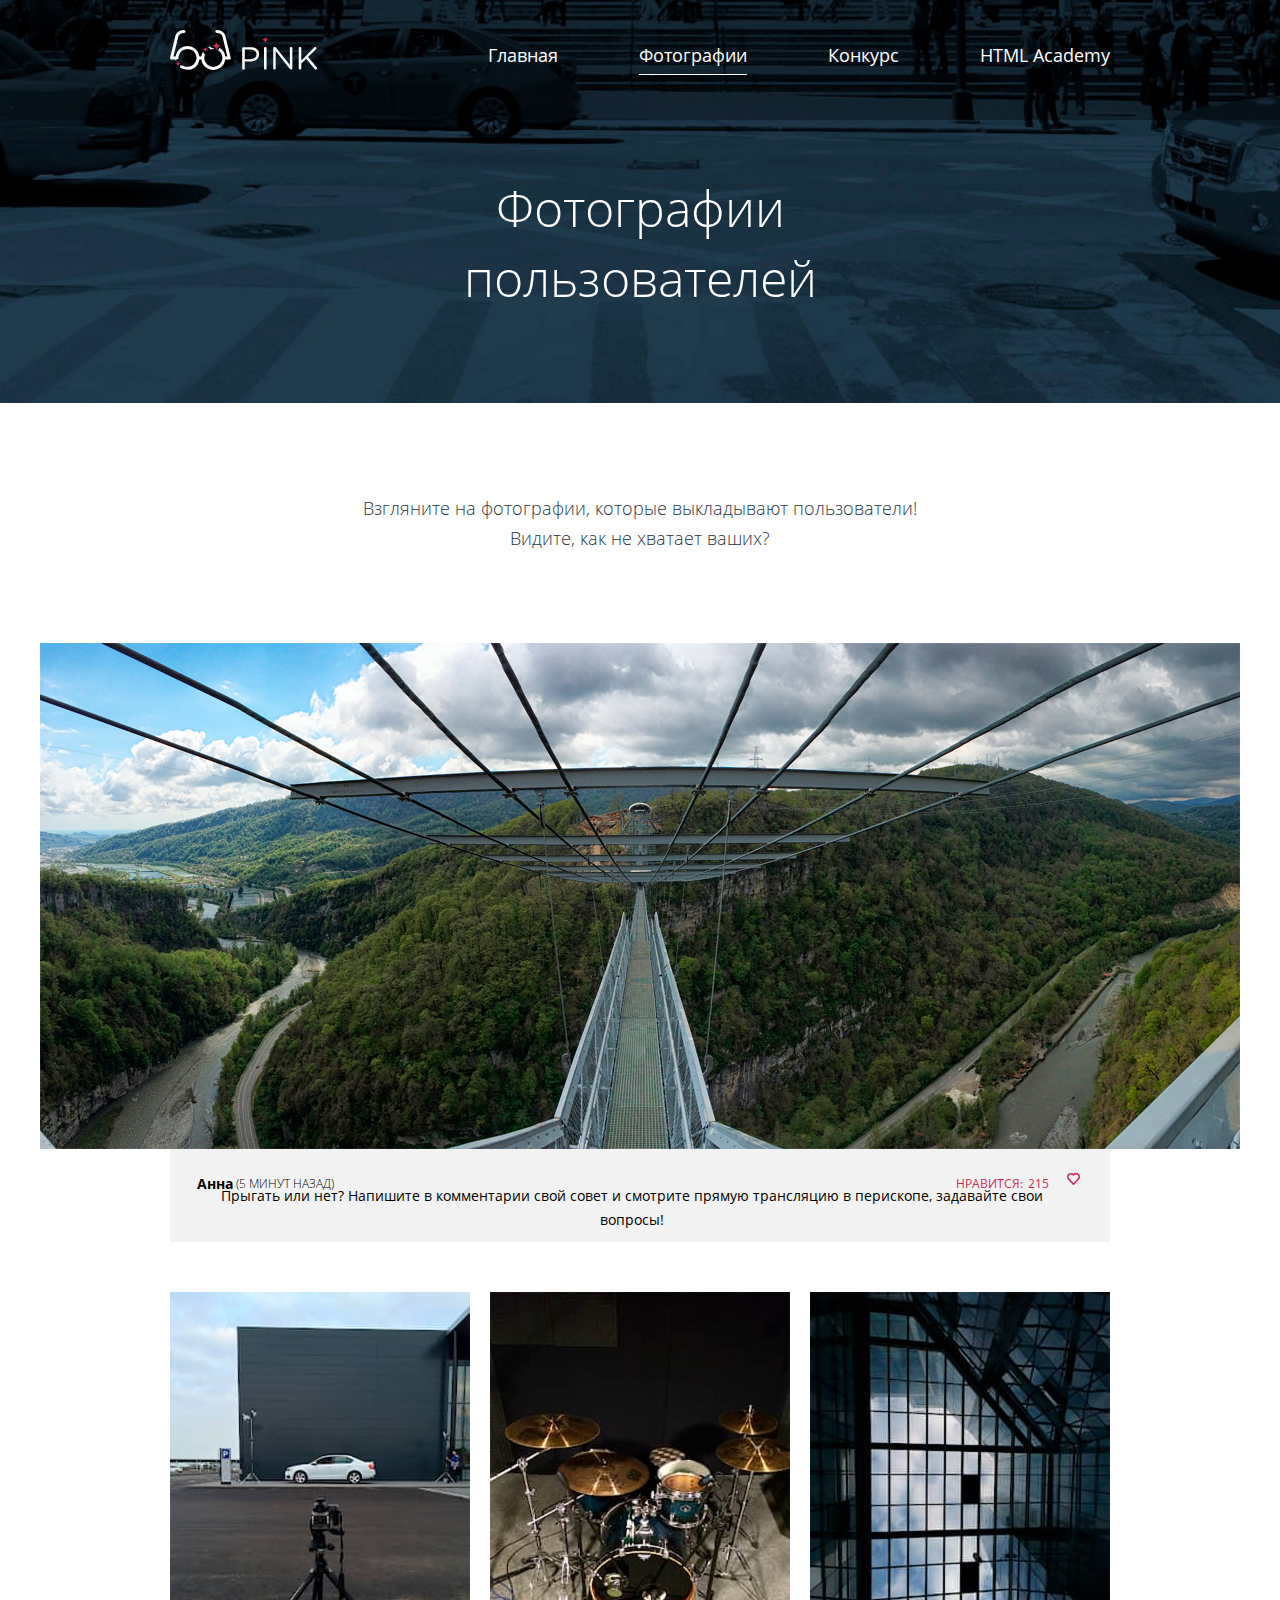
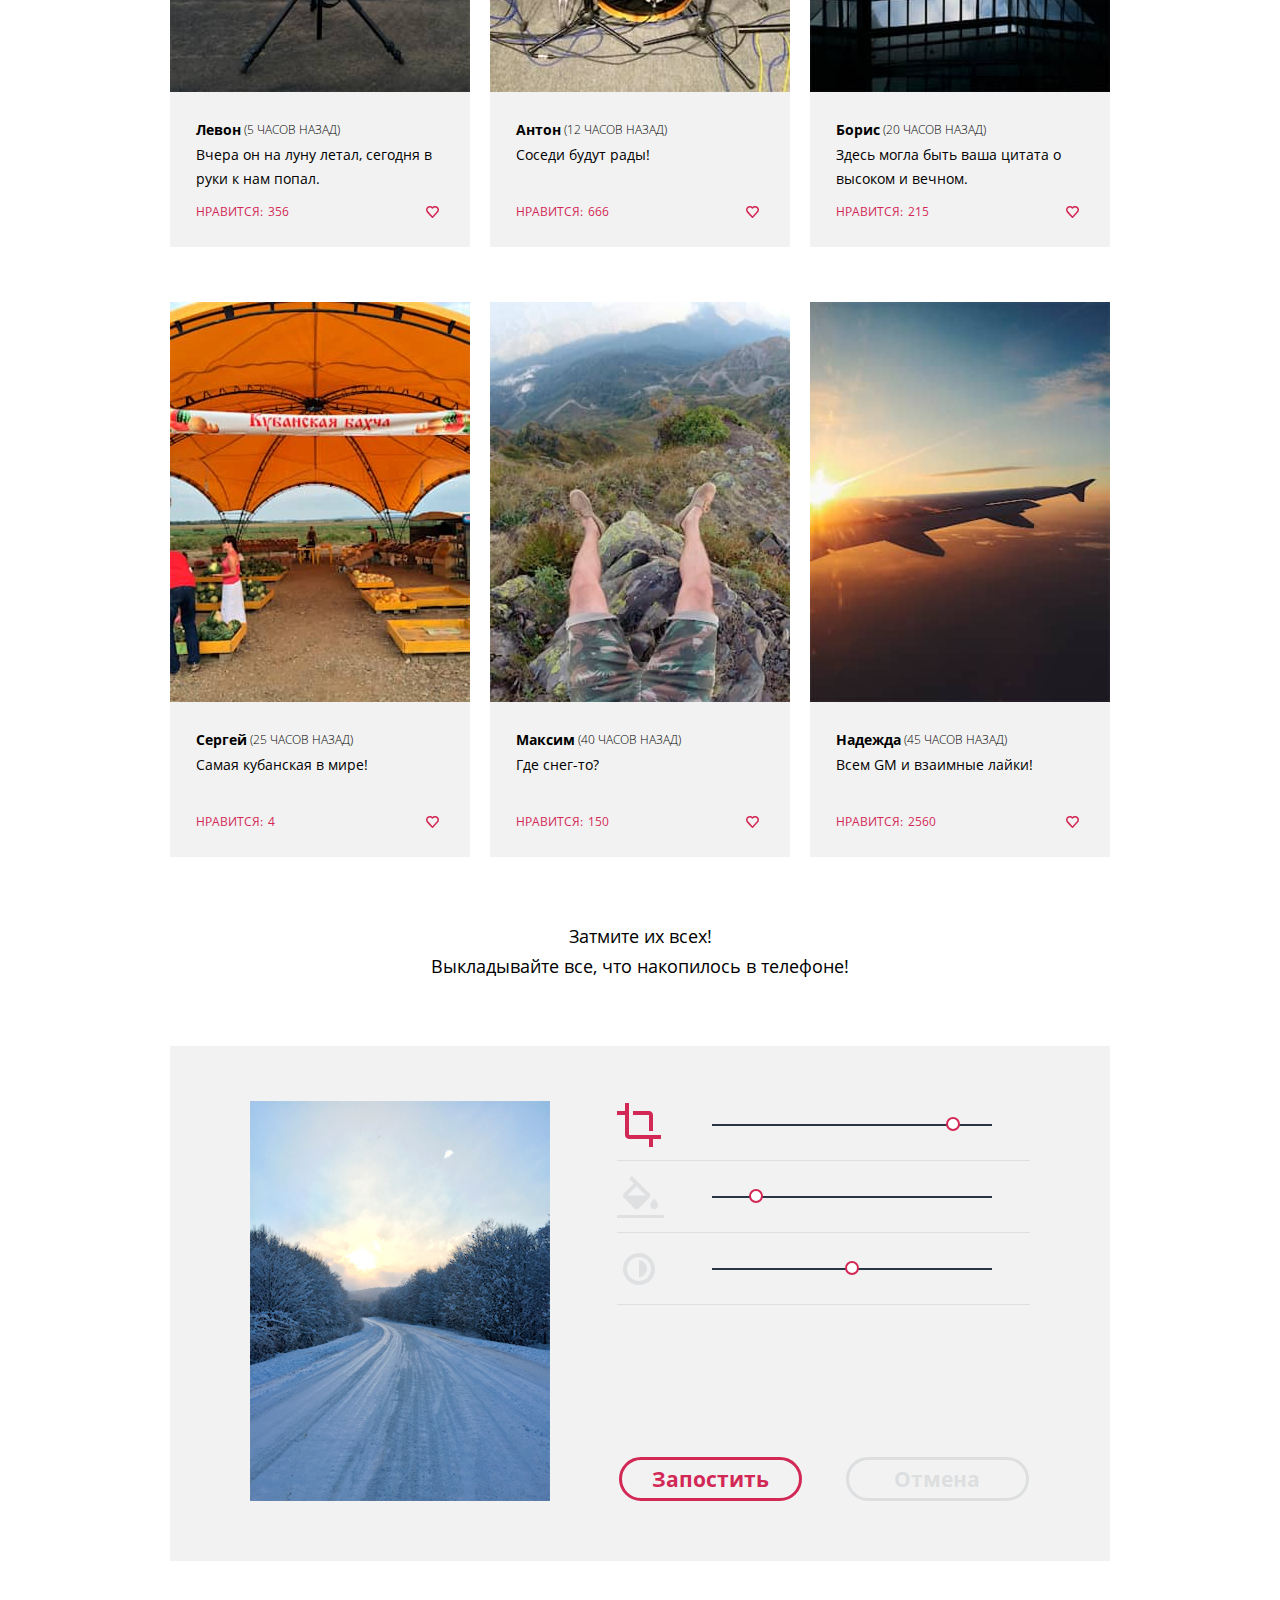
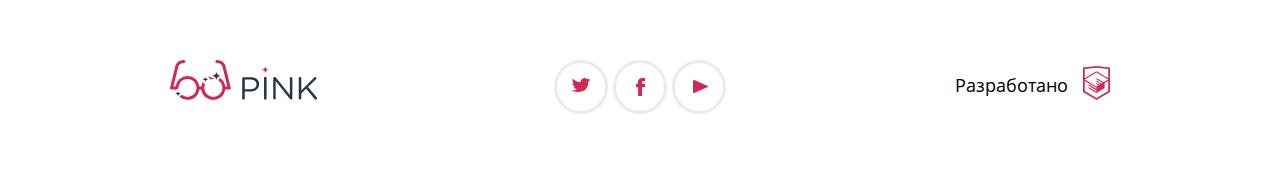
<file: catalog.html>
<!DOCTYPE html>
<html class="page" lang="ru">
  <head>
    <meta charset="utf-8" />
    <meta http-equiv="X-UA-Compatible" content="IE=edge" />
    <meta name="viewport" content="width=device-width, initial-scale=1.0" />
    <link rel="stylesheet" href="css/style.css" />
    <link rel="icon" type="image/png" href="img/favicon32.png" sizes="32x32" />
    <title>PINK</title>
  </head>
  <body class="page__body">
    <header class="page__header header header--collapsed">
      <div class="container header__content">
        <div class="header__logo logo">
          <a class="logo__link" href="">
            <svg
              class="logo__image logo__image--mobile"
              xmlns="http://www.w3.org/2000/svg"
              width="74"
              height="23"
              fill="none"
            >
              <path
                fill="#fff"
                d="M0 1.55A1.29 1.29 0 0 1 1.26.26h7.13c5.06 0 8.39 2.7 8.39 7.13v.06c0 4.85-4.04 7.36-8.8 7.36H2.53v6.8A1.28 1.28 0 0 1 1.27 23 1.27 1.27 0 0 1 0 21.61V1.55Zm8.07 10.97c3.7 0 6.14-2 6.14-4.99v-.06c0-3.2-2.4-4.87-5.96-4.87H2.6v9.88l5.48.04ZM21.6 1.39A1.28 1.28 0 0 1 22.85 0a1.27 1.27 0 0 1 1.27 1.39V21.6A1.28 1.28 0 0 1 22.86 23a1.27 1.27 0 0 1-1.27-1.39V1.4ZM30.67 1.42A1.28 1.28 0 0 1 31.93.17h.34a1.54 1.54 0 0 1 1.29.74l13.6 17.4V1.36A1.24 1.24 0 0 1 48.39.12a1.23 1.23 0 0 1 1.23 1.24v20.3a1.14 1.14 0 0 1-1.15 1.17h-.13a1.7 1.7 0 0 1-1.31-.78L33.12 4.25v17.4a1.26 1.26 0 0 1-1.2 1.25 1.23 1.23 0 0 1-1.2-1.25V1.42h-.05ZM55.94 1.39A1.28 1.28 0 0 1 57.2 0a1.27 1.27 0 0 1 1.26 1.39v12.3L71.23.54c.26-.27.62-.43 1-.45a1.27 1.27 0 0 1 1.21 1.26 1.29 1.29 0 0 1-.41.9l-7.95 7.9 8.57 10.52c.23.26.35.6.35.94a1.31 1.31 0 0 1-1.34 1.28 1.23 1.23 0 0 1-1-.58L63.3 11.86l-4.83 4.85v4.88a1.27 1.27 0 0 1-1.26 1.27 1.26 1.26 0 0 1-1.26-1.27V1.4h-.01Z"
              />
            </svg>
            <svg
              xmlns="http://www.w3.org/2000/svg"
              class="logo__image logo__image--tablet"
              width="145"
              height="40"
              fill="none"
            >
              <path
                fill="#fff"
                fill-rule="evenodd"
                d="m53.9 6.59 5.03 21.14a1.42 1.42 0 0 1-.75 1.72c-.2.09-.43.13-.65.11h-4.01a11.63 11.63 0 0 1-11.49 10.32c-5.92 0-10.8-4.5-11.49-10.32h-1.96A11.75 11.75 0 0 1 16.97 40c-6 0-10.94-4.57-11.61-10.47H1.45A1.36 1.36 0 0 1 .3 29a1.42 1.42 0 0 1-.24-1.27L5.1 6.6C5.46 4.26 7.64 0 13.5 0c.38 0 .76.16 1.03.44a1.5 1.5 0 0 1 0 2.1c-.27.27-.65.43-1.03.43-4.71 0-5.44 3.7-5.5 4.1L3.34 26.6h2.03a11.75 11.75 0 0 1 11.6-10.3c5.94 0 10.84 4.48 11.6 10.3h1.99a11.63 11.63 0 0 1 11.47-10.19c5.89 0 10.75 4.46 11.48 10.23v-.06h2.14L51 7.08c-.07-.41-.77-4.1-5.5-4.1-.39 0-.76-.17-1.03-.44a1.5 1.5 0 0 1 0-2.1c.27-.28.64-.44 1.03-.44 5.85 0 8.03 4.26 8.38 6.59ZM25.66 29.56a9.12 9.12 0 0 0-.02-2.97 8.85 8.85 0 0 0-8.68-7.38 8.85 8.85 0 0 0-8.82 8.94 8.85 8.85 0 0 0 8.81 8.94c4.4 0 8.04-3.26 8.71-7.53Zm24.94 0a8.75 8.75 0 0 0-8.58-10.23 8.75 8.75 0 0 0-8.58 10.23 8.73 8.73 0 0 0 8.58 7.4c4.33 0 7.91-3.2 8.58-7.4Z"
                clip-rule="evenodd"
              />
              <path
                fill="#fff"
                d="M71 18.55a1.29 1.29 0 0 1 1.26-1.29h7.13c5.06 0 8.39 2.7 8.39 7.13v.06c0 4.85-4.04 7.36-8.8 7.36h-5.44v6.8A1.28 1.28 0 0 1 72.27 40 1.27 1.27 0 0 1 71 38.61V18.55Zm8.07 10.97c3.7 0 6.14-2 6.14-4.99v-.06c0-3.2-2.4-4.87-5.96-4.87H73.6v9.88l5.48.04ZM92.6 18.39A1.28 1.28 0 0 1 93.85 17a1.27 1.27 0 0 1 1.27 1.39V38.6a1.28 1.28 0 0 1-1.26 1.4 1.27 1.27 0 0 1-1.27-1.39V18.4Zm9.07.03a1.28 1.28 0 0 1 1.26-1.25h.34a1.53 1.53 0 0 1 1.29.74l13.6 17.4V18.36a1.24 1.24 0 0 1 1.23-1.24 1.23 1.23 0 0 1 1.23 1.24v20.3a1.16 1.16 0 0 1-.32.83 1.13 1.13 0 0 1-.83.34h-.13a1.69 1.69 0 0 1-1.31-.78l-13.91-17.8v17.4a1.26 1.26 0 0 1-1.2 1.25 1.23 1.23 0 0 1-1.2-1.25V18.42h-.05Zm25.27-.03A1.28 1.28 0 0 1 128.2 17a1.27 1.27 0 0 1 1.26 1.39v12.3l12.76-13.14a1.5 1.5 0 0 1 1-.45 1.27 1.27 0 0 1 1.21 1.26 1.3 1.3 0 0 1-.41.9l-7.95 7.9 8.57 10.52c.23.26.35.6.35.94a1.33 1.33 0 0 1-.4.92 1.29 1.29 0 0 1-.94.36 1.23 1.23 0 0 1-1-.58l-8.36-10.46-4.83 4.85v4.88a1.28 1.28 0 0 1-.78 1.17 1.26 1.26 0 0 1-1.74-1.17V18.4h-.01Z"
              />
            </svg>
            <svg
              xmlns="http://www.w3.org/2000/svg"
              class="logo__image logo__image--desktop"
              width="147"
              height="40"
              fill="none"
            >
              <path
                fill="#fff"
                d="M72.2 18.42c0-.33.13-.65.36-.89.24-.23.56-.37.9-.38h7.21c5.11 0 8.48 2.68 8.48 7.06v.06c0 4.8-4.08 7.29-8.9 7.29h-5.5v6.73a1.24 1.24 0 0 1-.33.97 1.29 1.29 0 0 1-1.46.3 1.29 1.29 0 0 1-.7-.75 1.24 1.24 0 0 1-.07-.52V18.42Zm8.15 10.87c3.75 0 6.2-1.98 6.2-4.94v-.06c0-3.18-2.41-4.83-6.02-4.83H74.8v9.79l5.55.04Zm13.67-11.02a1.24 1.24 0 0 1 .33-.97 1.29 1.29 0 0 1 .95-.4 1.3 1.3 0 0 1 .95.4 1.26 1.26 0 0 1 .33.97v20.02a1.25 1.25 0 0 1-.33.97 1.28 1.28 0 0 1-.95.4 1.3 1.3 0 0 1-.95-.4 1.26 1.26 0 0 1-.33-.97V18.27Zm9.18.03c0-.33.14-.64.38-.87.23-.23.55-.36.88-.37h.36a1.58 1.58 0 0 1 1.3.73l13.74 17.23V18.24c0-.33.13-.64.37-.87a1.26 1.26 0 0 1 1.76 0c.23.23.36.54.36.87v20.1a1.09 1.09 0 0 1-.32.82 1.15 1.15 0 0 1-.84.34h-.13a1.74 1.74 0 0 1-1.33-.77l-14.06-17.64v17.24c0 .32-.13.62-.35.85-.23.23-.53.37-.86.39a1.3 1.3 0 0 1-.87-.37 1.21 1.21 0 0 1-.35-.87V18.3h-.04Zm25.54-.03a1.24 1.24 0 0 1 .33-.97 1.29 1.29 0 0 1 .95-.4 1.3 1.3 0 0 1 .95.4 1.25 1.25 0 0 1 .33.97v12.17l12.9-13a1.5 1.5 0 0 1 1-.45 1.28 1.28 0 0 1 1.24 1.25 1.26 1.26 0 0 1-.42.89l-8.04 7.82 8.67 10.42c.22.26.35.59.35.93a1.27 1.27 0 0 1-.41.91 1.32 1.32 0 0 1-.95.36 1.26 1.26 0 0 1-1-.58l-8.46-10.36-4.88 4.8v4.84a1.24 1.24 0 0 1-.79 1.16 1.3 1.3 0 0 1-1.66-.68c-.07-.15-.1-.31-.1-.48v-20h-.01Z"
              />
              <path
                fill="#D22856"
                d="M98.94 9.75c-.97 0-1.9-.38-2.57-1.05a3.55 3.55 0 0 1-1.08-2.53c0 .95-.38 1.86-1.06 2.53a3.67 3.67 0 0 1-2.57 1.05c.96 0 1.89.38 2.57 1.05a3.55 3.55 0 0 1 1.06 2.53c0-.95.4-1.86 1.07-2.53a3.69 3.69 0 0 1 2.58-1.05Z"
              />
              <path
                fill="#fff"
                d="M43.29 19.07h.73a2.47 2.47 0 0 0-2.14-1.22 2.03 2.03 0 0 1-1.9-1.33c-.72.2-1.42.48-2.1.8h.2a2 2 0 0 1 1.41.59c.38.37.6.87.6 1.4v.28a8.98 8.98 0 0 1 3.2-.52Z"
              />
              <path
                fill="#fff"
                d="M60.73 27.65 55.54 6.57C55.18 4.25 52.93 0 46.9 0c-.4 0-.78.16-1.06.43a1.47 1.47 0 0 0 0 2.1c.28.28.66.43 1.06.43 4.87 0 5.6 3.69 5.67 4.09l4.78 19.45h-2.1a11.72 11.72 0 0 0-5.32-8.41 2.5 2.5 0 0 0-1.54 2.27 2 2 0 0 1 0 .26 9.15 9.15 0 0 1 4.02 7.37c0 .5-.06 1-.14 1.48a8.85 8.85 0 0 1-3.05 5.4 9.13 9.13 0 0 1-11.77 0 8.85 8.85 0 0 1-3.05-5.4 9.03 9.03 0 0 1-.14-1.48 9.1 9.1 0 0 1 .95-3.95c-.5-.03-.98-.26-1.33-.62a1.96 1.96 0 0 1-.54-1.35.7.7 0 0 0-.19-.49 11.57 11.57 0 0 0-1.8 4.94H29.5a11.78 11.78 0 0 0-3.94-7.54 12.17 12.17 0 0 0-16.1 0 11.78 11.78 0 0 0-3.93 7.54H3.44l4.8-19.47c.05-.4.8-4.09 5.66-4.09.4 0 .78-.15 1.06-.43a1.47 1.47 0 0 0 0-2.1A1.52 1.52 0 0 0 13.9 0C7.87 0 5.62 4.25 5.26 6.57L.06 27.65A1.38 1.38 0 0 0 .3 28.9a1.42 1.42 0 0 0 1.2.53h4c.08.61.21 1.22.38 1.81.07-.1.1-.23.1-.35A2.03 2.03 0 0 1 8.5 29a8.84 8.84 0 0 1 .06-2.53 8.85 8.85 0 0 1 3.04-5.41 9.13 9.13 0 0 1 11.8 0 8.85 8.85 0 0 1 3.03 5.41 8.87 8.87 0 0 1-2.53 7.75 9.18 9.18 0 0 1-6.38 2.62 9.15 9.15 0 0 1-5.45-1.7c-.36.3-.83.47-1.3.48-.2 0-.4.08-.53.22a.73.73 0 0 0-.22.52c0 .27-.06.54-.18.8a12.09 12.09 0 0 0 7.64 2.7c2.95.01 5.8-1.04 8.02-2.95a11.79 11.79 0 0 0 4-7.44h1.82c.34 2.9 1.74 5.57 3.95 7.51a12.17 12.17 0 0 0 16.06 0 11.78 11.78 0 0 0 3.95-7.5h4.02a1.44 1.44 0 0 0 1.22-.54 1.38 1.38 0 0 0 .22-1.3Z"
              />
              <path
                fill="#D22856"
                d="M50.92 15.92a4.58 4.58 0 0 1-4.18-2.74 4.37 4.37 0 0 1-.34-1.7 4.4 4.4 0 0 1-1.33 3.14c-.84.83-2 1.3-3.19 1.3 1.2 0 2.35.47 3.2 1.3a4.42 4.42 0 0 1 1.32 3.14 4.44 4.44 0 0 1 4.52-4.44Zm-12.85 3.46c-.73 0-1.43-.28-1.95-.8a2.7 2.7 0 0 1-.8-1.91c0 .72-.3 1.4-.81 1.91-.52.51-1.22.8-1.95.8.73 0 1.43.29 1.95.8.51.5.8 1.2.8 1.9 0-.71.3-1.4.81-1.9.52-.51 1.22-.8 1.95-.8ZM10.79 33.64c-.73 0-1.43-.3-1.95-.8a2.7 2.7 0 0 1-.8-1.91 2.71 2.71 0 0 1-2.75 2.71c.73 0 1.43.3 1.95.8.51.5.8 1.2.8 1.92 0-.72.3-1.4.8-1.92.52-.5 1.22-.8 1.95-.8Z"
              />
            </svg>
          </a>
        </div>
        <nav class="header__nav navigation">
          <button class="navigation__toggle" type="button">
            <svg
              class="navigation__image"
              xmlns="http://www.w3.org/2000/svg"
              width="50"
              height="24"
              fill="none"
            >
              <path
                fill="#fff"
                d="M1.14 0C.99 0 .84.02.7.07S.43.2.33.3A.88.88 0 0 0 0 1v2c0 .27.12.52.33.7.22.2.5.3.8.3h47.73c.15 0 .3-.02.44-.07s.27-.12.37-.22A.88.88 0 0 0 50 3V1a.94.94 0 0 0-.33-.7c-.22-.2-.5-.3-.8-.3H1.13Zm0 10c-.15 0-.3.02-.44.07s-.27.12-.37.22A.88.88 0 0 0 0 11v2c0 .27.12.52.33.7.22.2.5.3.8.3h47.73c.15 0 .3-.02.44-.07s.27-.12.37-.22A.88.88 0 0 0 50 13v-2a.94.94 0 0 0-.33-.7c-.22-.2-.5-.3-.8-.3H1.13Zm0 10c-.15 0-.3.02-.44.07s-.27.12-.37.22A.88.88 0 0 0 0 21v2c0 .27.12.52.33.7.22.2.5.3.8.3h47.73c.15 0 .3-.02.44-.07s.27-.12.37-.22A.88.88 0 0 0 50 23v-2a.94.94 0 0 0-.33-.7c-.22-.2-.5-.3-.8-.3H1.13Z"
              />
            </svg>

            <span class="navigation__text visually-hidden">Открыть меню</span>
          </button>
        </nav>
      </div>
    </header>
    <header class="page__header header header--expanded">
      <ul class="navigation__list">
        <li class="navigation__item header__content">
          <div class="header__logo logo">
            <a class="logo__link" href="">
              <svg
                class="logo__image logo__image--mobile"
                xmlns="http://www.w3.org/2000/svg"
                width="74"
                height="23"
                fill="none"
              >
                <path
                  class="logo__image--fff"
                  fill="#fff"
                  d="M0 1.55A1.29 1.29 0 0 1 1.26.26h7.13c5.06 0 8.39 2.7 8.39 7.13v.06c0 4.85-4.04 7.36-8.8 7.36H2.53v6.8A1.28 1.28 0 0 1 1.27 23 1.27 1.27 0 0 1 0 21.61V1.55Zm8.07 10.97c3.7 0 6.14-2 6.14-4.99v-.06c0-3.2-2.4-4.87-5.96-4.87H2.6v9.88l5.48.04ZM21.6 1.39A1.28 1.28 0 0 1 22.85 0a1.27 1.27 0 0 1 1.27 1.39V21.6A1.28 1.28 0 0 1 22.86 23a1.27 1.27 0 0 1-1.27-1.39V1.4ZM30.67 1.42A1.28 1.28 0 0 1 31.93.17h.34a1.54 1.54 0 0 1 1.29.74l13.6 17.4V1.36A1.24 1.24 0 0 1 48.39.12a1.23 1.23 0 0 1 1.23 1.24v20.3a1.14 1.14 0 0 1-1.15 1.17h-.13a1.7 1.7 0 0 1-1.31-.78L33.12 4.25v17.4a1.26 1.26 0 0 1-1.2 1.25 1.23 1.23 0 0 1-1.2-1.25V1.42h-.05ZM55.94 1.39A1.28 1.28 0 0 1 57.2 0a1.27 1.27 0 0 1 1.26 1.39v12.3L71.23.54c.26-.27.62-.43 1-.45a1.27 1.27 0 0 1 1.21 1.26 1.29 1.29 0 0 1-.41.9l-7.95 7.9 8.57 10.52c.23.26.35.6.35.94a1.31 1.31 0 0 1-1.34 1.28 1.23 1.23 0 0 1-1-.58L63.3 11.86l-4.83 4.85v4.88a1.27 1.27 0 0 1-1.26 1.27 1.26 1.26 0 0 1-1.26-1.27V1.4h-.01Z"
                />
              </svg>
              <svg
                xmlns="http://www.w3.org/2000/svg"
                class="logo__image logo__image--tablet"
                width="145"
                height="40"
                fill="none"
              >
                <path
                  fill="#fff"
                  fill-rule="evenodd"
                  d="m53.9 6.59 5.03 21.14a1.42 1.42 0 0 1-.75 1.72c-.2.09-.43.13-.65.11h-4.01a11.63 11.63 0 0 1-11.49 10.32c-5.92 0-10.8-4.5-11.49-10.32h-1.96A11.75 11.75 0 0 1 16.97 40c-6 0-10.94-4.57-11.61-10.47H1.45A1.36 1.36 0 0 1 .3 29a1.42 1.42 0 0 1-.24-1.27L5.1 6.6C5.46 4.26 7.64 0 13.5 0c.38 0 .76.16 1.03.44a1.5 1.5 0 0 1 0 2.1c-.27.27-.65.43-1.03.43-4.71 0-5.44 3.7-5.5 4.1L3.34 26.6h2.03a11.75 11.75 0 0 1 11.6-10.3c5.94 0 10.84 4.48 11.6 10.3h1.99a11.63 11.63 0 0 1 11.47-10.19c5.89 0 10.75 4.46 11.48 10.23v-.06h2.14L51 7.08c-.07-.41-.77-4.1-5.5-4.1-.39 0-.76-.17-1.03-.44a1.5 1.5 0 0 1 0-2.1c.27-.28.64-.44 1.03-.44 5.85 0 8.03 4.26 8.38 6.59ZM25.66 29.56a9.12 9.12 0 0 0-.02-2.97 8.85 8.85 0 0 0-8.68-7.38 8.85 8.85 0 0 0-8.82 8.94 8.85 8.85 0 0 0 8.81 8.94c4.4 0 8.04-3.26 8.71-7.53Zm24.94 0a8.75 8.75 0 0 0-8.58-10.23 8.75 8.75 0 0 0-8.58 10.23 8.73 8.73 0 0 0 8.58 7.4c4.33 0 7.91-3.2 8.58-7.4Z"
                  clip-rule="evenodd"
                />
                <path
                  class="logo__image--fff"
                  fill="#fff"
                  d="M71 18.55a1.29 1.29 0 0 1 1.26-1.29h7.13c5.06 0 8.39 2.7 8.39 7.13v.06c0 4.85-4.04 7.36-8.8 7.36h-5.44v6.8A1.28 1.28 0 0 1 72.27 40 1.27 1.27 0 0 1 71 38.61V18.55Zm8.07 10.97c3.7 0 6.14-2 6.14-4.99v-.06c0-3.2-2.4-4.87-5.96-4.87H73.6v9.88l5.48.04ZM92.6 18.39A1.28 1.28 0 0 1 93.85 17a1.27 1.27 0 0 1 1.27 1.39V38.6a1.28 1.28 0 0 1-1.26 1.4 1.27 1.27 0 0 1-1.27-1.39V18.4Zm9.07.03a1.28 1.28 0 0 1 1.26-1.25h.34a1.53 1.53 0 0 1 1.29.74l13.6 17.4V18.36a1.24 1.24 0 0 1 1.23-1.24 1.23 1.23 0 0 1 1.23 1.24v20.3a1.16 1.16 0 0 1-.32.83 1.13 1.13 0 0 1-.83.34h-.13a1.69 1.69 0 0 1-1.31-.78l-13.91-17.8v17.4a1.26 1.26 0 0 1-1.2 1.25 1.23 1.23 0 0 1-1.2-1.25V18.42h-.05Zm25.27-.03A1.28 1.28 0 0 1 128.2 17a1.27 1.27 0 0 1 1.26 1.39v12.3l12.76-13.14a1.5 1.5 0 0 1 1-.45 1.27 1.27 0 0 1 1.21 1.26 1.3 1.3 0 0 1-.41.9l-7.95 7.9 8.57 10.52c.23.26.35.6.35.94a1.33 1.33 0 0 1-.4.92 1.29 1.29 0 0 1-.94.36 1.23 1.23 0 0 1-1-.58l-8.36-10.46-4.83 4.85v4.88a1.28 1.28 0 0 1-.78 1.17 1.26 1.26 0 0 1-1.74-1.17V18.4h-.01Z"
                />
              </svg>
              <svg
                xmlns="http://www.w3.org/2000/svg"
                class="logo__image logo__image--desktop"
                width="147"
                height="40"
                fill="none"
              >
                <path
                  class="logo__image--fff"
                  fill="#fff"
                  d="M72.2 18.42c0-.33.13-.65.36-.89.24-.23.56-.37.9-.38h7.21c5.11 0 8.48 2.68 8.48 7.06v.06c0 4.8-4.08 7.29-8.9 7.29h-5.5v6.73a1.24 1.24 0 0 1-.33.97 1.29 1.29 0 0 1-1.46.3 1.29 1.29 0 0 1-.7-.75 1.24 1.24 0 0 1-.07-.52V18.42Zm8.15 10.87c3.75 0 6.2-1.98 6.2-4.94v-.06c0-3.18-2.41-4.83-6.02-4.83H74.8v9.79l5.55.04Zm13.67-11.02a1.24 1.24 0 0 1 .33-.97 1.29 1.29 0 0 1 .95-.4 1.3 1.3 0 0 1 .95.4 1.26 1.26 0 0 1 .33.97v20.02a1.25 1.25 0 0 1-.33.97 1.28 1.28 0 0 1-.95.4 1.3 1.3 0 0 1-.95-.4 1.26 1.26 0 0 1-.33-.97V18.27Zm9.18.03c0-.33.14-.64.38-.87.23-.23.55-.36.88-.37h.36a1.58 1.58 0 0 1 1.3.73l13.74 17.23V18.24c0-.33.13-.64.37-.87a1.26 1.26 0 0 1 1.76 0c.23.23.36.54.36.87v20.1a1.09 1.09 0 0 1-.32.82 1.15 1.15 0 0 1-.84.34h-.13a1.74 1.74 0 0 1-1.33-.77l-14.06-17.64v17.24c0 .32-.13.62-.35.85-.23.23-.53.37-.86.39a1.3 1.3 0 0 1-.87-.37 1.21 1.21 0 0 1-.35-.87V18.3h-.04Zm25.54-.03a1.24 1.24 0 0 1 .33-.97 1.29 1.29 0 0 1 .95-.4 1.3 1.3 0 0 1 .95.4 1.25 1.25 0 0 1 .33.97v12.17l12.9-13a1.5 1.5 0 0 1 1-.45 1.28 1.28 0 0 1 1.24 1.25 1.26 1.26 0 0 1-.42.89l-8.04 7.82 8.67 10.42c.22.26.35.59.35.93a1.27 1.27 0 0 1-.41.91 1.32 1.32 0 0 1-.95.36 1.26 1.26 0 0 1-1-.58l-8.46-10.36-4.88 4.8v4.84a1.24 1.24 0 0 1-.79 1.16 1.3 1.3 0 0 1-1.66-.68c-.07-.15-.1-.31-.1-.48v-20h-.01Z"
                />
                <path
                  fill="#D22856"
                  d="M98.94 9.75c-.97 0-1.9-.38-2.57-1.05a3.55 3.55 0 0 1-1.08-2.53c0 .95-.38 1.86-1.06 2.53a3.67 3.67 0 0 1-2.57 1.05c.96 0 1.89.38 2.57 1.05a3.55 3.55 0 0 1 1.06 2.53c0-.95.4-1.86 1.07-2.53a3.69 3.69 0 0 1 2.58-1.05Z"
                />
                <path
                  class="logo__image--fff"
                  fill="#fff"
                  d="M43.29 19.07h.73a2.47 2.47 0 0 0-2.14-1.22 2.03 2.03 0 0 1-1.9-1.33c-.72.2-1.42.48-2.1.8h.2a2 2 0 0 1 1.41.59c.38.37.6.87.6 1.4v.28a8.98 8.98 0 0 1 3.2-.52Z"
                />
                <path
                  class="logo__image--fff"
                  fill="#fff"
                  d="M60.73 27.65 55.54 6.57C55.18 4.25 52.93 0 46.9 0c-.4 0-.78.16-1.06.43a1.47 1.47 0 0 0 0 2.1c.28.28.66.43 1.06.43 4.87 0 5.6 3.69 5.67 4.09l4.78 19.45h-2.1a11.72 11.72 0 0 0-5.32-8.41 2.5 2.5 0 0 0-1.54 2.27 2 2 0 0 1 0 .26 9.15 9.15 0 0 1 4.02 7.37c0 .5-.06 1-.14 1.48a8.85 8.85 0 0 1-3.05 5.4 9.13 9.13 0 0 1-11.77 0 8.85 8.85 0 0 1-3.05-5.4 9.03 9.03 0 0 1-.14-1.48 9.1 9.1 0 0 1 .95-3.95c-.5-.03-.98-.26-1.33-.62a1.96 1.96 0 0 1-.54-1.35.7.7 0 0 0-.19-.49 11.57 11.57 0 0 0-1.8 4.94H29.5a11.78 11.78 0 0 0-3.94-7.54 12.17 12.17 0 0 0-16.1 0 11.78 11.78 0 0 0-3.93 7.54H3.44l4.8-19.47c.05-.4.8-4.09 5.66-4.09.4 0 .78-.15 1.06-.43a1.47 1.47 0 0 0 0-2.1A1.52 1.52 0 0 0 13.9 0C7.87 0 5.62 4.25 5.26 6.57L.06 27.65A1.38 1.38 0 0 0 .3 28.9a1.42 1.42 0 0 0 1.2.53h4c.08.61.21 1.22.38 1.81.07-.1.1-.23.1-.35A2.03 2.03 0 0 1 8.5 29a8.84 8.84 0 0 1 .06-2.53 8.85 8.85 0 0 1 3.04-5.41 9.13 9.13 0 0 1 11.8 0 8.85 8.85 0 0 1 3.03 5.41 8.87 8.87 0 0 1-2.53 7.75 9.18 9.18 0 0 1-6.38 2.62 9.15 9.15 0 0 1-5.45-1.7c-.36.3-.83.47-1.3.48-.2 0-.4.08-.53.22a.73.73 0 0 0-.22.52c0 .27-.06.54-.18.8a12.09 12.09 0 0 0 7.64 2.7c2.95.01 5.8-1.04 8.02-2.95a11.79 11.79 0 0 0 4-7.44h1.82c.34 2.9 1.74 5.57 3.95 7.51a12.17 12.17 0 0 0 16.06 0 11.78 11.78 0 0 0 3.95-7.5h4.02a1.44 1.44 0 0 0 1.22-.54 1.38 1.38 0 0 0 .22-1.3Z"
                />
                <path
                  fill="#D22856"
                  d="M50.92 15.92a4.58 4.58 0 0 1-4.18-2.74 4.37 4.37 0 0 1-.34-1.7 4.4 4.4 0 0 1-1.33 3.14c-.84.83-2 1.3-3.19 1.3 1.2 0 2.35.47 3.2 1.3a4.42 4.42 0 0 1 1.32 3.14 4.44 4.44 0 0 1 4.52-4.44Zm-12.85 3.46c-.73 0-1.43-.28-1.95-.8a2.7 2.7 0 0 1-.8-1.91c0 .72-.3 1.4-.81 1.91-.52.51-1.22.8-1.95.8.73 0 1.43.29 1.95.8.51.5.8 1.2.8 1.9 0-.71.3-1.4.81-1.9.52-.51 1.22-.8 1.95-.8ZM10.79 33.64c-.73 0-1.43-.3-1.95-.8a2.7 2.7 0 0 1-.8-1.91 2.71 2.71 0 0 1-2.75 2.71c.73 0 1.43.3 1.95.8.51.5.8 1.2.8 1.92 0-.72.3-1.4.8-1.92.52-.5 1.22-.8 1.95-.8Z"
                />
              </svg>
            </a>
          </div>
          <button class="navigation__toggle" type="button">
            <svg
              class="navigation__image"
              xmlns="http://www.w3.org/2000/svg"
              width="23"
              height="23"
              fill="none"
            >
              <path fill="#fff" d="M20.85 0 0 20.85 2.15 23 23 2.15 20.85 0Z" />
              <path fill="#fff" d="M2.15 0 0 2.15 20.85 23 23 20.85 2.15 0Z" />
            </svg>
            <span class="navigation__text visually-hidden">Закрыть меню</span>
          </button>
        </li>
        <li class="navigation__item">
          <a href="index.html" class="navigation__link"> Главная </a>
        </li>
        <li class="navigation__item navigation__item--active">
          <a class="navigation__link">Фотографии</a>
        </li>
        <li class="navigation__item">
          <a href="form.html" class="navigation__link">Конкурс</a>
        </li>
        <li class="navigation__item">
          <a href="https://htmlacademy.ru/" class="navigation__link"
            >HTML Academy</a
          >
        </li>
      </ul>
    </header>
    <main class="page__main page__main--inner photos">
      <h1 class="main__title visually-hidden">Pink application</h1>
      <section class="photos__intro intro intro--inner">
        <div class="container">
          <h2
            class="section__title intro__title intro__title--inner intro__title--photos"
          >
            Фотографии <br />
            пользователей
          </h2>
        </div>
      </section>
      <section class="photos__posts gallery">
        <h2 class="section__title gallery__title">
          Взгляните на фотографии, которые выкладывают пользователи! Видите, как
          не хватает ваших?
        </h2>
        <div class="gallery__panorama panorama">
          <img
            src="img/panorama.jpg"
            width="1200"
            height="506"
            alt="Фотография подвесного моста."
            class="panorama__image"
          />

          <div class="panorama__textbox">
            <div class="panorama__release">
              <span class="card__author">Анна</span>
              <time datetime="PT5M" class="card__time">(5 минут назад)</time>
            </div>
            <div class="panorama__response">
              <p class="panorama__like">
                Нравится:
                <span class="panorama__like-counter"> 215 </span>
              </p>
            </div>

            <p class="panorama__text card__text">
              Прыгать или нет? Напишите в комментарии свой совет и смотрите
              прямую трансляцию в перископе, задавайте свои вопросы!
            </p>
          </div>
        </div>
        <div class="container">
          <ul class="gallery__list">
            <li class="gallery__item card">
              <img
                src="img/0002.jpg"
                width="300"
                height="400"
                alt="Фотография фотоаппарат на штативе."
                class="card__image"
              />
              <div class="card__textbox">
                <div class="card__content">
                  <div class="card__release">
                    <span class="card__author">Левон</span>
                    <time datetime="PT5H" class="card__time">
                      (5 часов назад)
                    </time>
                  </div>
                  <p class="card__text">
                    Вчера он на луну летал, сегодня в руки к нам попал.
                  </p>
                </div>
                <div class="card__response">
                  <p class="card__like">
                    Нравится: <span class="card__like-counter">356</span>
                  </p>
                </div>
              </div>
            </li>
            <li class="gallery__item card">
              <img
                src="img/0003.jpg"
                width="300"
                height="400"
                alt="Фотография ударной установки."
                class="card__image"
              />

              <div class="card__textbox">
                <div class="card__content">
                  <div class="card__release">
                    <span class="card__author">Антон</span>
                    <time datetime="PT12H" class="card__time">
                      (12 часов назад)
                    </time>
                  </div>
                  <p class="card__text">Соседи будут рады!</p>
                </div>
                <div class="card__response">
                  <p class="card__like">
                    Нравится: <span class="card__like-counter">666</span>
                  </p>
                </div>
              </div>
            </li>
            <li class="gallery__item card">
              <img
                src="img/0004.jpg"
                width="300"
                height="400"
                alt="Фотография отражения неба в стекле."
                class="card__image"
              />
              <div class="card__textbox">
                <div class="card__content">
                  <div class="card__release">
                    <span class="card__author">Борис</span>
                    <time datetime="PT20H" class="card__time">
                      (20 часов назад)
                    </time>
                  </div>
                  <p class="card__text">
                    Здесь могла быть ваша цитата о высоком и вечном.
                  </p>
                </div>
                <div class="card__response">
                  <p class="card__like">
                    Нравится: <span class="card__like-counter">215</span>
                  </p>
                </div>
              </div>
            </li>
            <li class="gallery__item card">
              <img
                src="img/0005.jpg"
                width="300"
                height="400"
                alt="Фотография кубанской ярмарки бахчевых."
                class="card__image"
              />
              <div class="card__textbox">
                <div class="card__content">
                  <div class="card__release">
                    <span class="card__author">Сергей</span>
                    <time datetime="PT25H" class="card__time">
                      (25 часов назад)
                    </time>
                  </div>
                  <p class="card__text">Самая кубанская в мире!</p>
                </div>
                <div class="card__response">
                  <p class="card__like">
                    Нравится: <span class="card__like-counter">4</span>
                  </p>
                </div>
              </div>
            </li>
            <li class="gallery__item card">
              <img
                src="img/0006.jpg"
                width="300"
                height="400"
                alt="Селфи человека, лежащего на вершине горы."
                class="card__image"
              />
              <div class="card__textbox">
                <div class="card__content">
                  <div class="card__release">
                    <span class="card__author">Максим</span>
                    <time datetime="PT40H" class="card__time">
                      (40 часов назад)
                    </time>
                  </div>
                  <p class="card__text">Где снег-то?</p>
                </div>
                <div class="card__response">
                  <p class="card__like">
                    Нравится: <span class="card__like-counter">150</span>
                  </p>
                </div>
              </div>
            </li>
            <li class="gallery__item card">
              <img
                src="img/0007.jpg"
                width="300"
                height="400"
                alt="Фотография крыла самолета из салона."
                class="card__image"
              />
              <div class="card__textbox">
                <div class="card__content">
                  <div class="card__release">
                    <span class="card__author">Надежда</span>
                    <time datetime="PT5H" class="card__time">
                      (45 часов назад)
                    </time>
                  </div>
                  <p class="card__text">Всем GM и взаимные лайки!</p>
                </div>
                <div class="card__response">
                  <p class="card__like">
                    Нравится: <span class="card__like-counter">2560</span>
                  </p>
                </div>
              </div>
            </li>
          </ul>
        </div>
      </section>
      <section class="photos__post post">
        <p class="post__appeal">
          Затмите их всех!<br />
          Выкладывайте все, что накопилось в телефоне!
        </p>
        <div class="post__box">
          <h2 class="visually-hidden">Отправьте свою фотографию</h2>

          <div class="post__body">
            <img
              src="img/post.jpg"
              alt="Фотография зимней дороги."
              class="post__photo"
              width="300"
              height="400"
            />
            <form class="post__options">
              <fieldset class="post__part post__settings">
                <label
                  for="crop"
                  class="post__set post__set--crop post__set--active"
                >
                  <svg
                    class="post__icon"
                    width="44"
                    height="44"
                    viewBox="0 0 44 44"
                    fill="none"
                    xmlns="http://www.w3.org/2000/svg"
                  >
                    <path
                      opacity="0.3"
                      d="M32 28H36V12C36 10.9391 35.5786 9.92172 34.8284 9.17157C34.0783 8.42143 33.0609 8 32 8H16V12H32V28ZM12 32V0H8V8H0V12H8V32C8 33.0609 8.42143 34.0783 9.17157 34.8284C9.92172 35.5786 10.9391 36 12 36H32V44H36V36H44V32H12Z"
                      fill="#283645"
                    />
                  </svg>
                  <span class="visually-hidden">Обрезать</span>
                  <input
                    class="post__line"
                    type="range"
                    min="0"
                    max="100"
                    name="crop"
                    id="crop"
                    value="88"
                  />
                </label>
                <label for="fill" class="post__set post__set--fill">
                  <svg
                    class="post__icon"
                    width="48"
                    height="43"
                    viewBox="0 0 48 43"
                    fill="none"
                    xmlns="http://www.w3.org/2000/svg"
                  >
                    <g opacity="0.3">
                      <path
                        d="M33.12 17.88L15.24 0L12.41 2.83L17.17 7.59L6.88 17.88C6.3182 18.4425 6.00264 19.205 6.00264 20C6.00264 20.795 6.3182 21.5575 6.88 22.12L17.88 33.12C18.4425 33.6818 19.205 33.9974 20 33.9974C20.795 33.9974 21.5575 33.6818 22.12 33.12L33.12 22.12C33.6818 21.5575 33.9974 20.795 33.9974 20C33.9974 19.205 33.6818 18.4425 33.12 17.88ZM10.41 20L20 10.42L29.59 20H10.41ZM38 23C38 23 34 27.33 34 30C34 31.0609 34.4214 32.0783 35.1716 32.8284C35.9217 33.5786 36.9391 34 38 34C39.0609 34 40.0783 33.5786 40.8284 32.8284C41.5786 32.0783 42 31.0609 42 30C42 27.33 38 23 38 23Z"
                        fill="#283645"
                      />
                      <path d="M48 40H0V43H48V40Z" fill="#283645" />
                    </g>
                  </svg>
                  <span class="visually-hidden">Заливка</span>
                  <input
                    class="post__line"
                    type="range"
                    min="0"
                    max="100"
                    name="fill"
                    id="fill"
                    value="14"
                  />
                </label>
                <label for="contrast" class="post__set post__set--contrast">
                  <svg
                    class="post__icon"
                    width="32"
                    height="32"
                    viewBox="0 0 32 32"
                    fill="none"
                    xmlns="http://www.w3.org/2000/svg"
                  >
                    <g opacity="0.3">
                      <path
                        d="M16 4C18.3734 4 20.6935 4.70379 22.6669 6.02236C24.6402 7.34094 26.1783 9.21509 27.0866 11.4078C27.9948 13.6005 28.2325 16.0133 27.7694 18.3411C27.3064 20.6689 26.1635 22.8071 24.4853 24.4853C22.8071 26.1635 20.6689 27.3064 18.3411 27.7694C16.0133 28.2324 13.6005 27.9948 11.4078 27.0866C9.21509 26.1783 7.34095 24.6402 6.02237 22.6668C4.70379 20.6935 4.00001 18.3734 4.00001 16C4.00001 12.8174 5.26429 9.76515 7.51473 7.51472C9.76516 5.26428 12.8174 4 16 4ZM16 0C12.8355 0 9.74207 0.938384 7.11088 2.69649C4.4797 4.45459 2.42894 6.95345 1.21793 9.87706C0.0069325 12.8007 -0.309921 16.0177 0.307443 19.1214C0.924806 22.2251 2.44866 25.0761 4.6863 27.3137C6.92394 29.5513 9.77487 31.0752 12.8786 31.6926C15.9823 32.3099 19.1993 31.9931 22.1229 30.7821C25.0466 29.5711 27.5454 27.5203 29.3035 24.8891C31.0616 22.2579 32 19.1645 32 16C32 11.7565 30.3143 7.68687 27.3137 4.68629C24.3131 1.68571 20.2435 0 16 0Z"
                        fill="#283645"
                      />
                      <path
                        d="M16 24.29C18.1536 24.1422 20.1708 23.1824 21.644 21.6046C23.1172 20.0268 23.9366 17.9486 23.9366 15.79C23.9366 13.6314 23.1172 11.5532 21.644 9.97538C20.1708 8.39759 18.1536 7.43782 16 7.29"
                        fill="#283645"
                      />
                    </g>
                  </svg>
                  <span class="visually-hidden">Изменить контрастность</span>
                  <input
                    class="post__line"
                    type="range"
                    min="0"
                    max="100"
                    name="contrast"
                    id="contrast"
                    value="50"
                  />
                </label>
              </fieldset>
              <fieldset class="post__part post__buttons">
                <div class="post__wrapper">
                  <button type="submit" class="button post__button post__post">
                    Запостить
                  </button>
                  <button type="reset" class="button post__button post__reset">
                    Отмена
                  </button>
                </div>
              </fieldset>
            </form>
          </div>
        </div>
      </section>
    </main>
    <footer class="page__footer footer">
      <div class="footer__logo logo">
        <a class="footer__link" href="index.html">
          <svg
            class="footer__image footer__image--mobile"
            xmlns="http://www.w3.org/2000/svg"
            width="145"
            height="40"
            fill="none"
          >
            <path
              class="footer__image--fff"
              fill="#283645"
              d="M71 18.55a1.29 1.29 0 0 1 1.26-1.29h7.13c5.06 0 8.39 2.7 8.39 7.13v.06c0 4.85-4.04 7.36-8.8 7.36h-5.44v6.8A1.28 1.28 0 0 1 72.27 40 1.27 1.27 0 0 1 71 38.61V18.55Zm8.07 10.97c3.7 0 6.14-2 6.14-4.99v-.06c0-3.2-2.4-4.87-5.96-4.87H73.6v9.88l5.48.04ZM92.6 18.39A1.28 1.28 0 0 1 93.85 17a1.27 1.27 0 0 1 1.27 1.39V38.6a1.28 1.28 0 0 1-1.26 1.4 1.27 1.27 0 0 1-1.27-1.39V18.4Zm9.07.03a1.28 1.28 0 0 1 1.26-1.25h.34a1.53 1.53 0 0 1 1.29.74l13.6 17.4V18.36a1.24 1.24 0 0 1 1.23-1.24 1.23 1.23 0 0 1 1.23 1.24v20.3a1.16 1.16 0 0 1-.32.83 1.13 1.13 0 0 1-.83.34h-.13a1.69 1.69 0 0 1-1.31-.78l-13.91-17.8v17.4a1.26 1.26 0 0 1-1.2 1.25 1.23 1.23 0 0 1-1.2-1.25V18.42h-.05Zm25.27-.03A1.28 1.28 0 0 1 128.2 17a1.27 1.27 0 0 1 1.26 1.39v12.3l12.76-13.14a1.5 1.5 0 0 1 1-.45 1.27 1.27 0 0 1 1.21 1.26 1.3 1.3 0 0 1-.41.9l-7.95 7.9 8.57 10.52c.23.26.35.6.35.94a1.33 1.33 0 0 1-.4.92 1.29 1.29 0 0 1-.94.36 1.23 1.23 0 0 1-1-.58l-8.36-10.46-4.83 4.85v4.88a1.28 1.28 0 0 1-.78 1.17 1.26 1.26 0 0 1-1.74-1.17V18.4h-.01Z"
            />
            <path
              fill="#D22856"
              fill-rule="evenodd"
              d="m53.9 6.59 5.03 21.14a1.42 1.42 0 0 1-.75 1.72c-.2.09-.43.13-.65.11h-4.01a11.63 11.63 0 0 1-11.49 10.32c-5.92 0-10.8-4.5-11.49-10.32h-1.96A11.75 11.75 0 0 1 16.97 40c-6 0-10.94-4.57-11.61-10.47H1.45A1.36 1.36 0 0 1 .3 29a1.42 1.42 0 0 1-.24-1.27L5.1 6.6C5.46 4.26 7.64 0 13.5 0c.38 0 .76.16 1.03.44a1.5 1.5 0 0 1 0 2.1c-.27.27-.65.43-1.03.43-4.71 0-5.44 3.7-5.5 4.1L3.34 26.6h2.03a11.75 11.75 0 0 1 11.6-10.3c5.94 0 10.84 4.48 11.6 10.3h1.99a11.63 11.63 0 0 1 11.47-10.19c5.89 0 10.75 4.46 11.48 10.23v-.06h2.14L51 7.08c-.07-.41-.77-4.1-5.5-4.1-.39 0-.76-.17-1.03-.44a1.5 1.5 0 0 1 0-2.1c.27-.28.64-.44 1.03-.44 5.85 0 8.03 4.26 8.38 6.59ZM25.66 29.56a9.12 9.12 0 0 0-.02-2.97 8.85 8.85 0 0 0-8.68-7.38 8.85 8.85 0 0 0-8.82 8.94 8.85 8.85 0 0 0 8.81 8.94c4.4 0 8.04-3.26 8.71-7.53Zm24.94 0a8.75 8.75 0 0 0-8.58-10.23 8.75 8.75 0 0 0-8.58 10.23 8.73 8.73 0 0 0 8.58 7.4c4.33 0 7.91-3.2 8.58-7.4Z"
              clip-rule="evenodd"
            />
          </svg>

          <svg
            class="footer__image footer__image--desktop"
            xmlns="http://www.w3.org/2000/svg"
            width="147"
            height="40"
            fill="none"
          >
            <path
              class="footer__image--283645"
              fill="#283645"
              d="M72.2 18.43c0-.34.13-.66.36-.9.24-.23.56-.37.9-.38h7.21c5.11 0 8.48 2.68 8.48 7.06v.06c0 4.8-4.08 7.29-8.9 7.29h-5.5v6.73a1.24 1.24 0 0 1-.33.97 1.29 1.29 0 0 1-1.46.3 1.29 1.29 0 0 1-.7-.75 1.24 1.24 0 0 1-.07-.52V18.43Zm8.15 10.86c3.75 0 6.2-1.98 6.2-4.94v-.06c0-3.18-2.41-4.83-6.02-4.83H74.8v9.79l5.55.04ZM94.02 18.27a1.24 1.24 0 0 1 .33-.97 1.29 1.29 0 0 1 1.47-.3 1.29 1.29 0 0 1 .7.75c.05.17.08.34.06.52v20.02a1.25 1.25 0 0 1-.33.97 1.29 1.29 0 0 1-.95.4 1.3 1.3 0 0 1-.95-.4 1.26 1.26 0 0 1-.33-.97V18.27ZM103.2 18.3c0-.33.14-.64.38-.87.23-.23.55-.36.88-.37h.36a1.58 1.58 0 0 1 1.3.73l13.74 17.23V18.24c0-.33.13-.64.37-.87a1.26 1.26 0 0 1 1.76 0c.23.23.36.54.36.87v20.1a1.09 1.09 0 0 1-.32.82 1.15 1.15 0 0 1-.84.34h-.13a1.74 1.74 0 0 1-1.33-.77l-14.06-17.64v17.24c0 .32-.13.62-.35.85-.23.23-.53.37-.86.38a1.21 1.21 0 0 1-1.22-1.23V18.3h-.04ZM128.74 18.27a1.26 1.26 0 0 1 1.28-1.38 1.3 1.3 0 0 1 .95.41 1.25 1.25 0 0 1 .33.97v12.17l12.9-13a1.5 1.5 0 0 1 1-.45c.33.02.64.15.87.38.23.23.36.54.37.87a1.24 1.24 0 0 1-.42.89l-8.04 7.82 8.67 10.42c.22.26.35.6.35.93a1.28 1.28 0 0 1-.85 1.18 1.23 1.23 0 0 1-1.51-.49l-8.45-10.36-4.89 4.8v4.84a1.22 1.22 0 0 1-.37.89 1.27 1.27 0 0 1-.9.37 1.3 1.3 0 0 1-1.18-.78c-.07-.15-.1-.31-.1-.48v-20h-.01Z"
            />
            <path
              fill="#D22856"
              d="M98.94 9.75c-.97 0-1.9-.38-2.57-1.05a3.55 3.55 0 0 1-1.08-2.53c0 .95-.38 1.86-1.06 2.53a3.67 3.67 0 0 1-2.57 1.05c.96 0 1.89.38 2.57 1.05a3.55 3.55 0 0 1 1.06 2.53c0-.95.4-1.86 1.07-2.53a3.69 3.69 0 0 1 2.58-1.05ZM43.29 19.07h.73a2.47 2.47 0 0 0-2.14-1.22 2.03 2.03 0 0 1-1.9-1.33c-.72.2-1.42.48-2.1.8h.2c.53 0 1.04.22 1.41.59.38.37.6.87.6 1.4v.28a8.97 8.97 0 0 1 3.2-.52Z"
            />
            <path
              fill="#D22856"
              d="M60.73 27.65 55.54 6.57C55.18 4.25 52.93 0 46.9 0c-.4 0-.78.16-1.06.43a1.47 1.47 0 0 0 0 2.1c.28.28.66.43 1.06.43 4.87 0 5.6 3.69 5.67 4.09l4.78 19.45h-2.1a11.72 11.72 0 0 0-5.32-8.41 2.5 2.5 0 0 0-1.54 2.27 2 2 0 0 1 0 .26 9.15 9.15 0 0 1 4.02 7.37c0 .5-.06 1-.14 1.48a8.85 8.85 0 0 1-3.05 5.4 9.13 9.13 0 0 1-11.77 0 8.85 8.85 0 0 1-3.05-5.4 9.03 9.03 0 0 1-.14-1.48 9.1 9.1 0 0 1 .95-3.95c-.5-.03-.98-.26-1.33-.62a1.96 1.96 0 0 1-.54-1.35.7.7 0 0 0-.19-.49 11.57 11.57 0 0 0-1.8 4.94H29.5a11.78 11.78 0 0 0-3.94-7.54 12.17 12.17 0 0 0-16.1 0 11.78 11.78 0 0 0-3.93 7.54H3.44l4.8-19.47c.05-.4.8-4.09 5.66-4.09.4 0 .78-.15 1.06-.43a1.47 1.47 0 0 0 0-2.1A1.52 1.52 0 0 0 13.9 0C7.87 0 5.62 4.25 5.26 6.57L.06 27.65A1.38 1.38 0 0 0 .3 28.9a1.42 1.42 0 0 0 1.2.53H5.5c.08.61.21 1.22.38 1.81.07-.1.1-.23.1-.35a2.03 2.03 0 0 1 2.5-1.92 8.54 8.54 0 0 1 .06-2.47 8.85 8.85 0 0 1 3.04-5.41 9.13 9.13 0 0 1 11.8 0 8.85 8.85 0 0 1 3.03 5.41 8.78 8.78 0 0 1-1.2 6.18 9.17 9.17 0 0 1-13.16 2.44c-.36.31-.82.48-1.3.49-.2 0-.4.08-.53.22a.73.73 0 0 0-.22.52c0 .27-.06.54-.18.8a12.09 12.09 0 0 0 7.64 2.7c2.95.01 5.8-1.04 8.02-2.95a11.79 11.79 0 0 0 4-7.44h1.82c.34 2.9 1.74 5.57 3.95 7.51a12.17 12.17 0 0 0 16.06 0 11.78 11.78 0 0 0 3.95-7.5h4.02a1.44 1.44 0 0 0 1.22-.54 1.38 1.38 0 0 0 .22-1.3Z"
            />
            <path
              fill="#283645"
              d="M50.92 15.92a4.58 4.58 0 0 1-3.2-1.3 4.43 4.43 0 0 1-1.32-3.14 4.4 4.4 0 0 1-1.33 3.14c-.84.83-2 1.3-3.19 1.3 1.2 0 2.35.47 3.2 1.3a4.42 4.42 0 0 1 1.32 3.14c0-1.18.48-2.3 1.32-3.14.85-.83 2-1.3 3.2-1.3ZM38.07 19.38c-.73 0-1.43-.28-1.95-.8a2.7 2.7 0 0 1-.8-1.91c0 .72-.3 1.4-.81 1.91-.52.51-1.22.8-1.95.8.73 0 1.43.29 1.95.8.51.5.8 1.2.8 1.9 0-.71.3-1.4.81-1.9.52-.51 1.22-.8 1.95-.8ZM10.79 33.64c-.73 0-1.43-.3-1.95-.8a2.7 2.7 0 0 1-.8-1.91c0 .71-.29 1.4-.8 1.91-.52.51-1.22.8-1.95.8.73 0 1.43.3 1.95.8.51.5.8 1.2.8 1.92 0-.72.3-1.4.8-1.92.52-.5 1.22-.8 1.95-.8Z"
            />
          </svg>
        </a>
      </div>
      <div class="footer__social social">
        <ul class="social__list">
          <li class="social__item">
            <a href="" class="social__link social__link--twitter">
              <svg
                class="social__image social__image--twitter"
                xmlns="http://www.w3.org/2000/svg"
                width="18"
                height="14"
                fill="none"
              >
                <path
                  fill="#D22856"
                  d="M11.56.17a3.67 3.67 0 0 1 2.11-.03c.69.2 1.3.59 1.72 1.12.72-.2 1.42-.44 2.14-.65-.01.32-.1.63-.26.91a2.2 2.2 0 0 1-.65.73A1.8 1.8 0 0 0 18 1.8a2.85 2.85 0 0 1-1.66 1.9C16.1 9.97 12.97 14.17 5.65 14h-.5C4.7 14 .73 13.56 0 12.23a7.28 7.28 0 0 0 4.98-1.09c-1.03-.29-2.85-.45-3.16-2.74.4.13.81.16 1.22.08C1.76 7.71.34 7.04.42 5c.4.3.9.47 1.42.44C1.1 5.2-.25 2.31.9.83c1.92 1.72 3.96 3.34 7.59 3.5C8.7 2.22 9.69.79 11.56.18Z"
                />
              </svg>
              <span class="visually-hidden">Twitter</span></a
            >
          </li>
          <li class="social__item">
            <a href="" class="social__link social__link--facebook">
              <svg
                class="social__image social__image--facebook"
                xmlns="http://www.w3.org/2000/svg"
                width="9"
                height="18"
                fill="none"
              >
                <path
                  fill="#D22856"
                  d="M6.5 3.2H9V0H6.02C2.76.17 1.6 2.27 2.08 5.82H0v3.33h2.08V18h3.94V9.15h2.96V5.82H6c-.02-1-.04-2.3.5-2.63Z"
                />
              </svg>
              <span class="visually-hidden">Facebook</span>
            </a>
          </li>
          <li class="social__item">
            <a href="" class="social__link social__link--youtube">
              <svg
                class="social__image social__image--youtube"
                xmlns="http://www.w3.org/2000/svg"
                width="15"
                height="13"
                fill="none"
              >
                <path
                  fill="#D22856"
                  d="M1.83 12.8a1.25 1.25 0 0 1-1.28.04 1.1 1.1 0 0 1-.44-.46.97.97 0 0 1-.1-.6V1.22c-.03-.2 0-.41.1-.6C.2.42.35.27.55.16a1.26 1.26 0 0 1 1.28.03l12.4 5.5c1.03.45 1.03 1.17 0 1.62l-12.4 5.5Z"
                />
              </svg>
              <span class="visually-hidden">YouTube</span>
            </a>
          </li>
        </ul>
      </div>
      <div class="footer__copyright copyright">
        <span class="copyright__text">Разработано</span>
        <a href="https://htmlacademy.ru/" class="copyright__link">
          <svg
            class="copyright__pic"
            viewBox="0 0 27 34"
            fill="none"
            xmlns="http://www.w3.org/2000/svg"
          >
            <path
              d="M13.6426 0.0157537L13.5 0L0 1.40733V26.0129L13.5 34L27 26.0129V1.40733L13.6426 0.0157537ZM25.2344 25.0151L13.5 31.9573L1.76561 25.0151V14.9293L13.4507 21.8451L13.4701 23.0984L5.45351 18.3548L5.44295 19.5801L13.4894 24.3885L13.5088 25.675L5.46408 20.9174L5.45351 22.1427L13.5 26.9511L21.6239 22.1182V20.8929V16.909L25.2432 14.7595L25.2344 25.0151ZM25.2344 13.4519L22.0147 15.3319L20.5325 16.2071L13.4666 12.0201L13.456 13.2454L19.4957 16.818L19.4429 16.8495L19.3126 16.9247L18.4536 17.4166L13.4666 14.4689L13.456 15.6942L17.3921 18.0222L16.4591 18.6314L16.438 18.6436L13.4666 16.902L13.456 18.1273L15.4029 19.2615L13.4155 20.4483L1.7973 13.5762L13.4349 6.61831L25.2344 13.4519ZM25.2344 12.2266L13.4401 5.31075L1.76561 12.2196V2.9897L13.5 1.76442L25.2344 2.9897V12.2266Z"
              fill="#D22856"
            />
          </svg>
        </a>
      </div>
    </footer>
  </body>
</html>
</file>
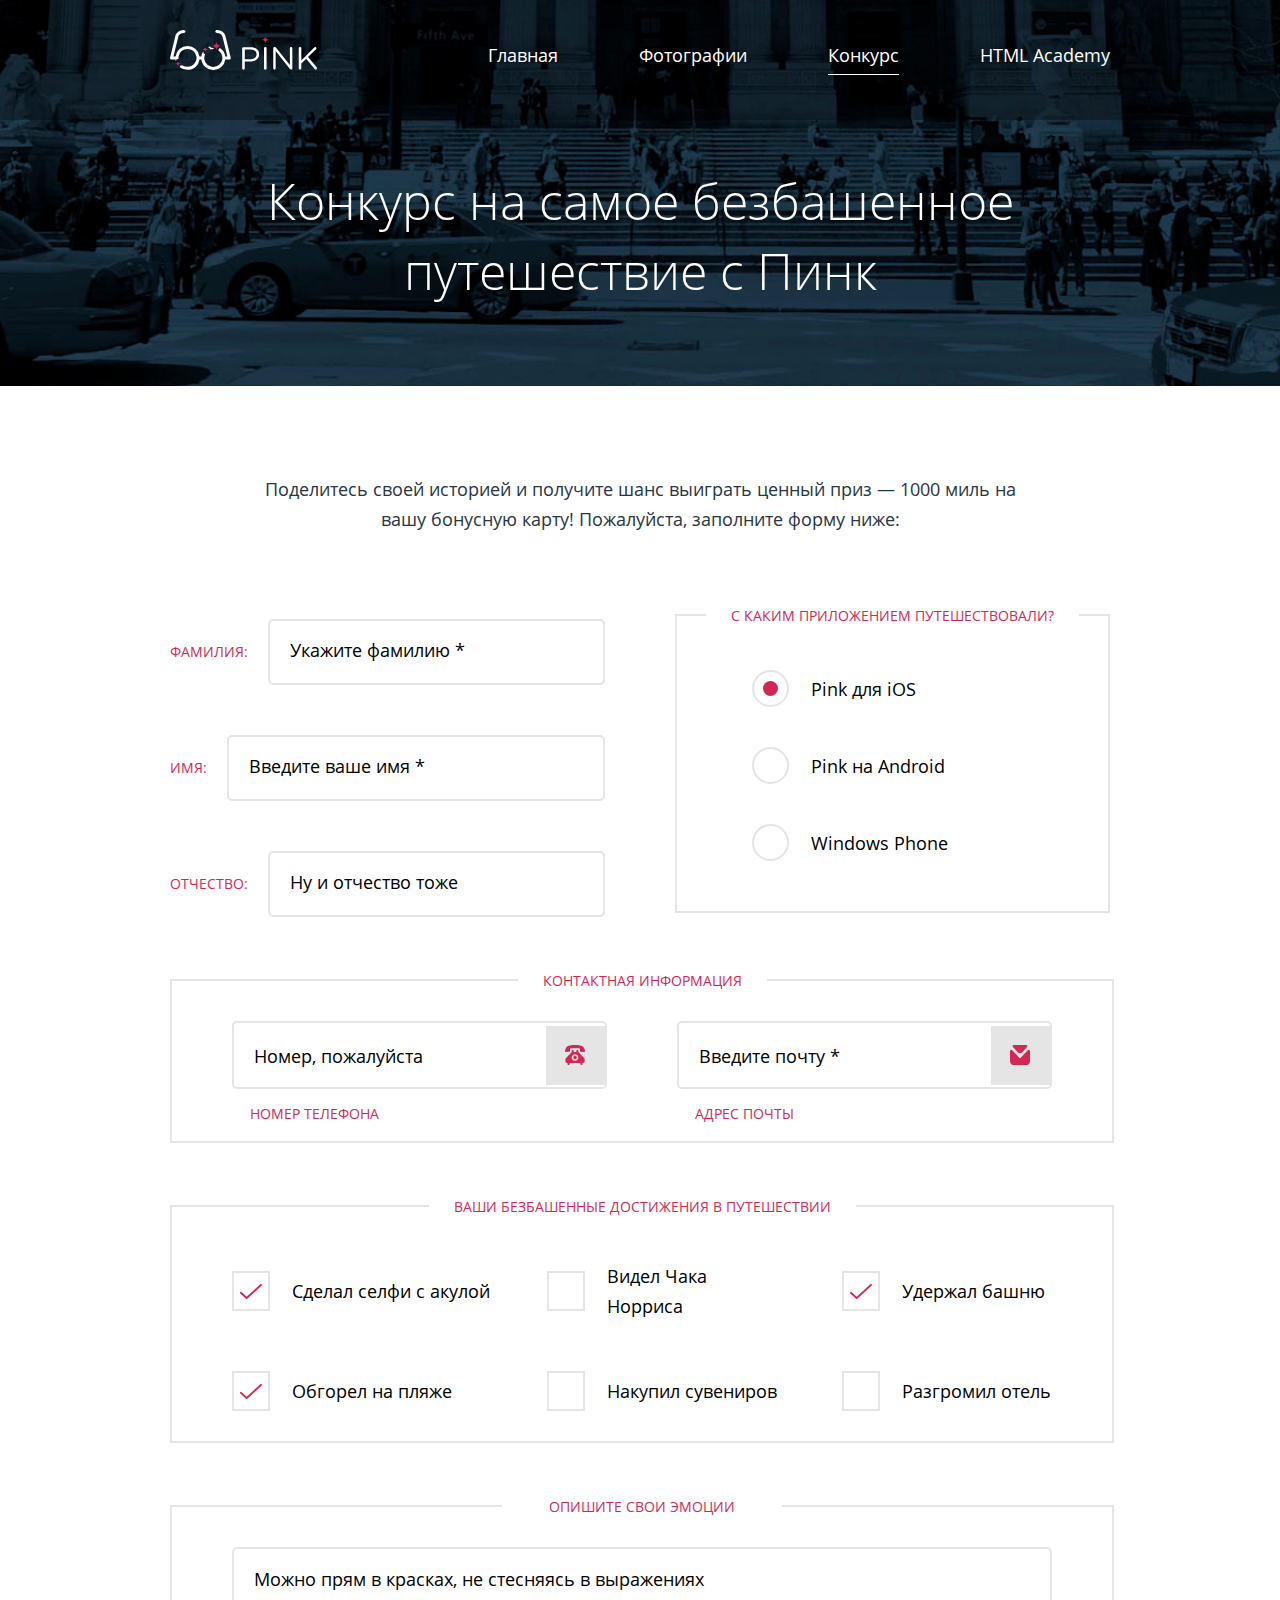
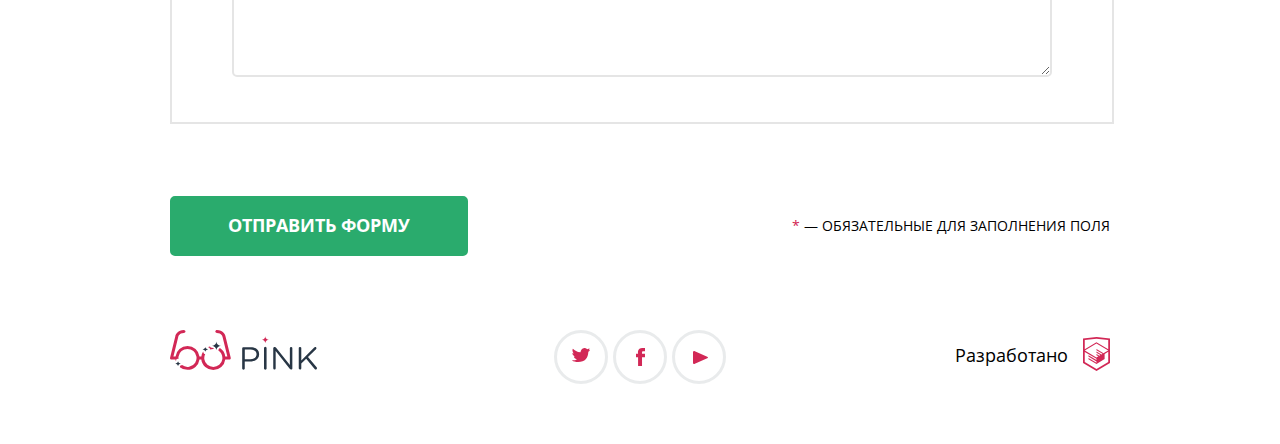
<file: form.html>
<!DOCTYPE html>
<html class="page" lang="ru">
  <head>
    <meta charset="utf-8" />
    <meta http-equiv="X-UA-Compatible" content="IE=edge" />
    <meta name="viewport" content="width=device-width, initial-scale=1.0" />
    <link rel="stylesheet" href="css/style.css" />
    <link rel="icon" type="image/png" href="img/favicon32.png" sizes="32x32" />
    <title>PINK</title>
  </head>
  <body class="page__body">
    <header class="page__header header header--collapsed">
      <div class="container header__content">
        <div class="header__logo logo">
          <a class="logo__link" href="">
            <svg
              class="logo__image logo__image--mobile"
              xmlns="http://www.w3.org/2000/svg"
              width="74"
              height="23"
              fill="none"
            >
              <path
                fill="#fff"
                d="M0 1.55A1.29 1.29 0 0 1 1.26.26h7.13c5.06 0 8.39 2.7 8.39 7.13v.06c0 4.85-4.04 7.36-8.8 7.36H2.53v6.8A1.28 1.28 0 0 1 1.27 23 1.27 1.27 0 0 1 0 21.61V1.55Zm8.07 10.97c3.7 0 6.14-2 6.14-4.99v-.06c0-3.2-2.4-4.87-5.96-4.87H2.6v9.88l5.48.04ZM21.6 1.39A1.28 1.28 0 0 1 22.85 0a1.27 1.27 0 0 1 1.27 1.39V21.6A1.28 1.28 0 0 1 22.86 23a1.27 1.27 0 0 1-1.27-1.39V1.4ZM30.67 1.42A1.28 1.28 0 0 1 31.93.17h.34a1.54 1.54 0 0 1 1.29.74l13.6 17.4V1.36A1.24 1.24 0 0 1 48.39.12a1.23 1.23 0 0 1 1.23 1.24v20.3a1.14 1.14 0 0 1-1.15 1.17h-.13a1.7 1.7 0 0 1-1.31-.78L33.12 4.25v17.4a1.26 1.26 0 0 1-1.2 1.25 1.23 1.23 0 0 1-1.2-1.25V1.42h-.05ZM55.94 1.39A1.28 1.28 0 0 1 57.2 0a1.27 1.27 0 0 1 1.26 1.39v12.3L71.23.54c.26-.27.62-.43 1-.45a1.27 1.27 0 0 1 1.21 1.26 1.29 1.29 0 0 1-.41.9l-7.95 7.9 8.57 10.52c.23.26.35.6.35.94a1.31 1.31 0 0 1-1.34 1.28 1.23 1.23 0 0 1-1-.58L63.3 11.86l-4.83 4.85v4.88a1.27 1.27 0 0 1-1.26 1.27 1.26 1.26 0 0 1-1.26-1.27V1.4h-.01Z"
              />
            </svg>
            <svg
              xmlns="http://www.w3.org/2000/svg"
              class="logo__image logo__image--tablet"
              width="145"
              height="40"
              fill="none"
            >
              <path
                fill="#fff"
                fill-rule="evenodd"
                d="m53.9 6.59 5.03 21.14a1.42 1.42 0 0 1-.75 1.72c-.2.09-.43.13-.65.11h-4.01a11.63 11.63 0 0 1-11.49 10.32c-5.92 0-10.8-4.5-11.49-10.32h-1.96A11.75 11.75 0 0 1 16.97 40c-6 0-10.94-4.57-11.61-10.47H1.45A1.36 1.36 0 0 1 .3 29a1.42 1.42 0 0 1-.24-1.27L5.1 6.6C5.46 4.26 7.64 0 13.5 0c.38 0 .76.16 1.03.44a1.5 1.5 0 0 1 0 2.1c-.27.27-.65.43-1.03.43-4.71 0-5.44 3.7-5.5 4.1L3.34 26.6h2.03a11.75 11.75 0 0 1 11.6-10.3c5.94 0 10.84 4.48 11.6 10.3h1.99a11.63 11.63 0 0 1 11.47-10.19c5.89 0 10.75 4.46 11.48 10.23v-.06h2.14L51 7.08c-.07-.41-.77-4.1-5.5-4.1-.39 0-.76-.17-1.03-.44a1.5 1.5 0 0 1 0-2.1c.27-.28.64-.44 1.03-.44 5.85 0 8.03 4.26 8.38 6.59ZM25.66 29.56a9.12 9.12 0 0 0-.02-2.97 8.85 8.85 0 0 0-8.68-7.38 8.85 8.85 0 0 0-8.82 8.94 8.85 8.85 0 0 0 8.81 8.94c4.4 0 8.04-3.26 8.71-7.53Zm24.94 0a8.75 8.75 0 0 0-8.58-10.23 8.75 8.75 0 0 0-8.58 10.23 8.73 8.73 0 0 0 8.58 7.4c4.33 0 7.91-3.2 8.58-7.4Z"
                clip-rule="evenodd"
              />
              <path
                fill="#fff"
                d="M71 18.55a1.29 1.29 0 0 1 1.26-1.29h7.13c5.06 0 8.39 2.7 8.39 7.13v.06c0 4.85-4.04 7.36-8.8 7.36h-5.44v6.8A1.28 1.28 0 0 1 72.27 40 1.27 1.27 0 0 1 71 38.61V18.55Zm8.07 10.97c3.7 0 6.14-2 6.14-4.99v-.06c0-3.2-2.4-4.87-5.96-4.87H73.6v9.88l5.48.04ZM92.6 18.39A1.28 1.28 0 0 1 93.85 17a1.27 1.27 0 0 1 1.27 1.39V38.6a1.28 1.28 0 0 1-1.26 1.4 1.27 1.27 0 0 1-1.27-1.39V18.4Zm9.07.03a1.28 1.28 0 0 1 1.26-1.25h.34a1.53 1.53 0 0 1 1.29.74l13.6 17.4V18.36a1.24 1.24 0 0 1 1.23-1.24 1.23 1.23 0 0 1 1.23 1.24v20.3a1.16 1.16 0 0 1-.32.83 1.13 1.13 0 0 1-.83.34h-.13a1.69 1.69 0 0 1-1.31-.78l-13.91-17.8v17.4a1.26 1.26 0 0 1-1.2 1.25 1.23 1.23 0 0 1-1.2-1.25V18.42h-.05Zm25.27-.03A1.28 1.28 0 0 1 128.2 17a1.27 1.27 0 0 1 1.26 1.39v12.3l12.76-13.14a1.5 1.5 0 0 1 1-.45 1.27 1.27 0 0 1 1.21 1.26 1.3 1.3 0 0 1-.41.9l-7.95 7.9 8.57 10.52c.23.26.35.6.35.94a1.33 1.33 0 0 1-.4.92 1.29 1.29 0 0 1-.94.36 1.23 1.23 0 0 1-1-.58l-8.36-10.46-4.83 4.85v4.88a1.28 1.28 0 0 1-.78 1.17 1.26 1.26 0 0 1-1.74-1.17V18.4h-.01Z"
              />
            </svg>
            <svg
              xmlns="http://www.w3.org/2000/svg"
              class="logo__image logo__image--desktop"
              width="147"
              height="40"
              fill="none"
            >
              <path
                fill="#fff"
                d="M72.2 18.42c0-.33.13-.65.36-.89.24-.23.56-.37.9-.38h7.21c5.11 0 8.48 2.68 8.48 7.06v.06c0 4.8-4.08 7.29-8.9 7.29h-5.5v6.73a1.24 1.24 0 0 1-.33.97 1.29 1.29 0 0 1-1.46.3 1.29 1.29 0 0 1-.7-.75 1.24 1.24 0 0 1-.07-.52V18.42Zm8.15 10.87c3.75 0 6.2-1.98 6.2-4.94v-.06c0-3.18-2.41-4.83-6.02-4.83H74.8v9.79l5.55.04Zm13.67-11.02a1.24 1.24 0 0 1 .33-.97 1.29 1.29 0 0 1 .95-.4 1.3 1.3 0 0 1 .95.4 1.26 1.26 0 0 1 .33.97v20.02a1.25 1.25 0 0 1-.33.97 1.28 1.28 0 0 1-.95.4 1.3 1.3 0 0 1-.95-.4 1.26 1.26 0 0 1-.33-.97V18.27Zm9.18.03c0-.33.14-.64.38-.87.23-.23.55-.36.88-.37h.36a1.58 1.58 0 0 1 1.3.73l13.74 17.23V18.24c0-.33.13-.64.37-.87a1.26 1.26 0 0 1 1.76 0c.23.23.36.54.36.87v20.1a1.09 1.09 0 0 1-.32.82 1.15 1.15 0 0 1-.84.34h-.13a1.74 1.74 0 0 1-1.33-.77l-14.06-17.64v17.24c0 .32-.13.62-.35.85-.23.23-.53.37-.86.39a1.3 1.3 0 0 1-.87-.37 1.21 1.21 0 0 1-.35-.87V18.3h-.04Zm25.54-.03a1.24 1.24 0 0 1 .33-.97 1.29 1.29 0 0 1 .95-.4 1.3 1.3 0 0 1 .95.4 1.25 1.25 0 0 1 .33.97v12.17l12.9-13a1.5 1.5 0 0 1 1-.45 1.28 1.28 0 0 1 1.24 1.25 1.26 1.26 0 0 1-.42.89l-8.04 7.82 8.67 10.42c.22.26.35.59.35.93a1.27 1.27 0 0 1-.41.91 1.32 1.32 0 0 1-.95.36 1.26 1.26 0 0 1-1-.58l-8.46-10.36-4.88 4.8v4.84a1.24 1.24 0 0 1-.79 1.16 1.3 1.3 0 0 1-1.66-.68c-.07-.15-.1-.31-.1-.48v-20h-.01Z"
              />
              <path
                fill="#D22856"
                d="M98.94 9.75c-.97 0-1.9-.38-2.57-1.05a3.55 3.55 0 0 1-1.08-2.53c0 .95-.38 1.86-1.06 2.53a3.67 3.67 0 0 1-2.57 1.05c.96 0 1.89.38 2.57 1.05a3.55 3.55 0 0 1 1.06 2.53c0-.95.4-1.86 1.07-2.53a3.69 3.69 0 0 1 2.58-1.05Z"
              />
              <path
                fill="#fff"
                d="M43.29 19.07h.73a2.47 2.47 0 0 0-2.14-1.22 2.03 2.03 0 0 1-1.9-1.33c-.72.2-1.42.48-2.1.8h.2a2 2 0 0 1 1.41.59c.38.37.6.87.6 1.4v.28a8.98 8.98 0 0 1 3.2-.52Z"
              />
              <path
                fill="#fff"
                d="M60.73 27.65 55.54 6.57C55.18 4.25 52.93 0 46.9 0c-.4 0-.78.16-1.06.43a1.47 1.47 0 0 0 0 2.1c.28.28.66.43 1.06.43 4.87 0 5.6 3.69 5.67 4.09l4.78 19.45h-2.1a11.72 11.72 0 0 0-5.32-8.41 2.5 2.5 0 0 0-1.54 2.27 2 2 0 0 1 0 .26 9.15 9.15 0 0 1 4.02 7.37c0 .5-.06 1-.14 1.48a8.85 8.85 0 0 1-3.05 5.4 9.13 9.13 0 0 1-11.77 0 8.85 8.85 0 0 1-3.05-5.4 9.03 9.03 0 0 1-.14-1.48 9.1 9.1 0 0 1 .95-3.95c-.5-.03-.98-.26-1.33-.62a1.96 1.96 0 0 1-.54-1.35.7.7 0 0 0-.19-.49 11.57 11.57 0 0 0-1.8 4.94H29.5a11.78 11.78 0 0 0-3.94-7.54 12.17 12.17 0 0 0-16.1 0 11.78 11.78 0 0 0-3.93 7.54H3.44l4.8-19.47c.05-.4.8-4.09 5.66-4.09.4 0 .78-.15 1.06-.43a1.47 1.47 0 0 0 0-2.1A1.52 1.52 0 0 0 13.9 0C7.87 0 5.62 4.25 5.26 6.57L.06 27.65A1.38 1.38 0 0 0 .3 28.9a1.42 1.42 0 0 0 1.2.53h4c.08.61.21 1.22.38 1.81.07-.1.1-.23.1-.35A2.03 2.03 0 0 1 8.5 29a8.84 8.84 0 0 1 .06-2.53 8.85 8.85 0 0 1 3.04-5.41 9.13 9.13 0 0 1 11.8 0 8.85 8.85 0 0 1 3.03 5.41 8.87 8.87 0 0 1-2.53 7.75 9.18 9.18 0 0 1-6.38 2.62 9.15 9.15 0 0 1-5.45-1.7c-.36.3-.83.47-1.3.48-.2 0-.4.08-.53.22a.73.73 0 0 0-.22.52c0 .27-.06.54-.18.8a12.09 12.09 0 0 0 7.64 2.7c2.95.01 5.8-1.04 8.02-2.95a11.79 11.79 0 0 0 4-7.44h1.82c.34 2.9 1.74 5.57 3.95 7.51a12.17 12.17 0 0 0 16.06 0 11.78 11.78 0 0 0 3.95-7.5h4.02a1.44 1.44 0 0 0 1.22-.54 1.38 1.38 0 0 0 .22-1.3Z"
              />
              <path
                fill="#D22856"
                d="M50.92 15.92a4.58 4.58 0 0 1-4.18-2.74 4.37 4.37 0 0 1-.34-1.7 4.4 4.4 0 0 1-1.33 3.14c-.84.83-2 1.3-3.19 1.3 1.2 0 2.35.47 3.2 1.3a4.42 4.42 0 0 1 1.32 3.14 4.44 4.44 0 0 1 4.52-4.44Zm-12.85 3.46c-.73 0-1.43-.28-1.95-.8a2.7 2.7 0 0 1-.8-1.91c0 .72-.3 1.4-.81 1.91-.52.51-1.22.8-1.95.8.73 0 1.43.29 1.95.8.51.5.8 1.2.8 1.9 0-.71.3-1.4.81-1.9.52-.51 1.22-.8 1.95-.8ZM10.79 33.64c-.73 0-1.43-.3-1.95-.8a2.7 2.7 0 0 1-.8-1.91 2.71 2.71 0 0 1-2.75 2.71c.73 0 1.43.3 1.95.8.51.5.8 1.2.8 1.92 0-.72.3-1.4.8-1.92.52-.5 1.22-.8 1.95-.8Z"
              />
            </svg>
          </a>
        </div>
        <nav class="header__nav navigation">
          <button class="navigation__toggle" type="button">
            <svg
              class="navigation__image"
              xmlns="http://www.w3.org/2000/svg"
              width="50"
              height="24"
              fill="none"
            >
              <path
                fill="#fff"
                d="M1.14 0C.99 0 .84.02.7.07S.43.2.33.3A.88.88 0 0 0 0 1v2c0 .27.12.52.33.7.22.2.5.3.8.3h47.73c.15 0 .3-.02.44-.07s.27-.12.37-.22A.88.88 0 0 0 50 3V1a.94.94 0 0 0-.33-.7c-.22-.2-.5-.3-.8-.3H1.13Zm0 10c-.15 0-.3.02-.44.07s-.27.12-.37.22A.88.88 0 0 0 0 11v2c0 .27.12.52.33.7.22.2.5.3.8.3h47.73c.15 0 .3-.02.44-.07s.27-.12.37-.22A.88.88 0 0 0 50 13v-2a.94.94 0 0 0-.33-.7c-.22-.2-.5-.3-.8-.3H1.13Zm0 10c-.15 0-.3.02-.44.07s-.27.12-.37.22A.88.88 0 0 0 0 21v2c0 .27.12.52.33.7.22.2.5.3.8.3h47.73c.15 0 .3-.02.44-.07s.27-.12.37-.22A.88.88 0 0 0 50 23v-2a.94.94 0 0 0-.33-.7c-.22-.2-.5-.3-.8-.3H1.13Z"
              />
            </svg>

            <span class="navigation__text visually-hidden">Открыть меню</span>
          </button>
        </nav>
      </div>
    </header>
    <header class="page__header header header--expanded">
      <ul class="navigation__list">
        <li class="navigation__item header__content">
          <div class="header__logo logo">
            <a class="logo__link" href="">
              <svg
                class="logo__image logo__image--mobile"
                xmlns="http://www.w3.org/2000/svg"
                width="74"
                height="23"
                fill="none"
              >
                <path
                  class="logo__image--fff"
                  fill="#fff"
                  d="M0 1.55A1.29 1.29 0 0 1 1.26.26h7.13c5.06 0 8.39 2.7 8.39 7.13v.06c0 4.85-4.04 7.36-8.8 7.36H2.53v6.8A1.28 1.28 0 0 1 1.27 23 1.27 1.27 0 0 1 0 21.61V1.55Zm8.07 10.97c3.7 0 6.14-2 6.14-4.99v-.06c0-3.2-2.4-4.87-5.96-4.87H2.6v9.88l5.48.04ZM21.6 1.39A1.28 1.28 0 0 1 22.85 0a1.27 1.27 0 0 1 1.27 1.39V21.6A1.28 1.28 0 0 1 22.86 23a1.27 1.27 0 0 1-1.27-1.39V1.4ZM30.67 1.42A1.28 1.28 0 0 1 31.93.17h.34a1.54 1.54 0 0 1 1.29.74l13.6 17.4V1.36A1.24 1.24 0 0 1 48.39.12a1.23 1.23 0 0 1 1.23 1.24v20.3a1.14 1.14 0 0 1-1.15 1.17h-.13a1.7 1.7 0 0 1-1.31-.78L33.12 4.25v17.4a1.26 1.26 0 0 1-1.2 1.25 1.23 1.23 0 0 1-1.2-1.25V1.42h-.05ZM55.94 1.39A1.28 1.28 0 0 1 57.2 0a1.27 1.27 0 0 1 1.26 1.39v12.3L71.23.54c.26-.27.62-.43 1-.45a1.27 1.27 0 0 1 1.21 1.26 1.29 1.29 0 0 1-.41.9l-7.95 7.9 8.57 10.52c.23.26.35.6.35.94a1.31 1.31 0 0 1-1.34 1.28 1.23 1.23 0 0 1-1-.58L63.3 11.86l-4.83 4.85v4.88a1.27 1.27 0 0 1-1.26 1.27 1.26 1.26 0 0 1-1.26-1.27V1.4h-.01Z"
                />
              </svg>
              <svg
                xmlns="http://www.w3.org/2000/svg"
                class="logo__image logo__image--tablet"
                width="145"
                height="40"
                fill="none"
              >
                <path
                  fill="#fff"
                  fill-rule="evenodd"
                  d="m53.9 6.59 5.03 21.14a1.42 1.42 0 0 1-.75 1.72c-.2.09-.43.13-.65.11h-4.01a11.63 11.63 0 0 1-11.49 10.32c-5.92 0-10.8-4.5-11.49-10.32h-1.96A11.75 11.75 0 0 1 16.97 40c-6 0-10.94-4.57-11.61-10.47H1.45A1.36 1.36 0 0 1 .3 29a1.42 1.42 0 0 1-.24-1.27L5.1 6.6C5.46 4.26 7.64 0 13.5 0c.38 0 .76.16 1.03.44a1.5 1.5 0 0 1 0 2.1c-.27.27-.65.43-1.03.43-4.71 0-5.44 3.7-5.5 4.1L3.34 26.6h2.03a11.75 11.75 0 0 1 11.6-10.3c5.94 0 10.84 4.48 11.6 10.3h1.99a11.63 11.63 0 0 1 11.47-10.19c5.89 0 10.75 4.46 11.48 10.23v-.06h2.14L51 7.08c-.07-.41-.77-4.1-5.5-4.1-.39 0-.76-.17-1.03-.44a1.5 1.5 0 0 1 0-2.1c.27-.28.64-.44 1.03-.44 5.85 0 8.03 4.26 8.38 6.59ZM25.66 29.56a9.12 9.12 0 0 0-.02-2.97 8.85 8.85 0 0 0-8.68-7.38 8.85 8.85 0 0 0-8.82 8.94 8.85 8.85 0 0 0 8.81 8.94c4.4 0 8.04-3.26 8.71-7.53Zm24.94 0a8.75 8.75 0 0 0-8.58-10.23 8.75 8.75 0 0 0-8.58 10.23 8.73 8.73 0 0 0 8.58 7.4c4.33 0 7.91-3.2 8.58-7.4Z"
                  clip-rule="evenodd"
                />
                <path
                  class="logo__image--fff"
                  fill="#fff"
                  d="M71 18.55a1.29 1.29 0 0 1 1.26-1.29h7.13c5.06 0 8.39 2.7 8.39 7.13v.06c0 4.85-4.04 7.36-8.8 7.36h-5.44v6.8A1.28 1.28 0 0 1 72.27 40 1.27 1.27 0 0 1 71 38.61V18.55Zm8.07 10.97c3.7 0 6.14-2 6.14-4.99v-.06c0-3.2-2.4-4.87-5.96-4.87H73.6v9.88l5.48.04ZM92.6 18.39A1.28 1.28 0 0 1 93.85 17a1.27 1.27 0 0 1 1.27 1.39V38.6a1.28 1.28 0 0 1-1.26 1.4 1.27 1.27 0 0 1-1.27-1.39V18.4Zm9.07.03a1.28 1.28 0 0 1 1.26-1.25h.34a1.53 1.53 0 0 1 1.29.74l13.6 17.4V18.36a1.24 1.24 0 0 1 1.23-1.24 1.23 1.23 0 0 1 1.23 1.24v20.3a1.16 1.16 0 0 1-.32.83 1.13 1.13 0 0 1-.83.34h-.13a1.69 1.69 0 0 1-1.31-.78l-13.91-17.8v17.4a1.26 1.26 0 0 1-1.2 1.25 1.23 1.23 0 0 1-1.2-1.25V18.42h-.05Zm25.27-.03A1.28 1.28 0 0 1 128.2 17a1.27 1.27 0 0 1 1.26 1.39v12.3l12.76-13.14a1.5 1.5 0 0 1 1-.45 1.27 1.27 0 0 1 1.21 1.26 1.3 1.3 0 0 1-.41.9l-7.95 7.9 8.57 10.52c.23.26.35.6.35.94a1.33 1.33 0 0 1-.4.92 1.29 1.29 0 0 1-.94.36 1.23 1.23 0 0 1-1-.58l-8.36-10.46-4.83 4.85v4.88a1.28 1.28 0 0 1-.78 1.17 1.26 1.26 0 0 1-1.74-1.17V18.4h-.01Z"
                />
              </svg>
              <svg
                xmlns="http://www.w3.org/2000/svg"
                class="logo__image logo__image--desktop"
                width="147"
                height="40"
                fill="none"
              >
                <path
                  class="logo__image--fff"
                  fill="#fff"
                  d="M72.2 18.42c0-.33.13-.65.36-.89.24-.23.56-.37.9-.38h7.21c5.11 0 8.48 2.68 8.48 7.06v.06c0 4.8-4.08 7.29-8.9 7.29h-5.5v6.73a1.24 1.24 0 0 1-.33.97 1.29 1.29 0 0 1-1.46.3 1.29 1.29 0 0 1-.7-.75 1.24 1.24 0 0 1-.07-.52V18.42Zm8.15 10.87c3.75 0 6.2-1.98 6.2-4.94v-.06c0-3.18-2.41-4.83-6.02-4.83H74.8v9.79l5.55.04Zm13.67-11.02a1.24 1.24 0 0 1 .33-.97 1.29 1.29 0 0 1 .95-.4 1.3 1.3 0 0 1 .95.4 1.26 1.26 0 0 1 .33.97v20.02a1.25 1.25 0 0 1-.33.97 1.28 1.28 0 0 1-.95.4 1.3 1.3 0 0 1-.95-.4 1.26 1.26 0 0 1-.33-.97V18.27Zm9.18.03c0-.33.14-.64.38-.87.23-.23.55-.36.88-.37h.36a1.58 1.58 0 0 1 1.3.73l13.74 17.23V18.24c0-.33.13-.64.37-.87a1.26 1.26 0 0 1 1.76 0c.23.23.36.54.36.87v20.1a1.09 1.09 0 0 1-.32.82 1.15 1.15 0 0 1-.84.34h-.13a1.74 1.74 0 0 1-1.33-.77l-14.06-17.64v17.24c0 .32-.13.62-.35.85-.23.23-.53.37-.86.39a1.3 1.3 0 0 1-.87-.37 1.21 1.21 0 0 1-.35-.87V18.3h-.04Zm25.54-.03a1.24 1.24 0 0 1 .33-.97 1.29 1.29 0 0 1 .95-.4 1.3 1.3 0 0 1 .95.4 1.25 1.25 0 0 1 .33.97v12.17l12.9-13a1.5 1.5 0 0 1 1-.45 1.28 1.28 0 0 1 1.24 1.25 1.26 1.26 0 0 1-.42.89l-8.04 7.82 8.67 10.42c.22.26.35.59.35.93a1.27 1.27 0 0 1-.41.91 1.32 1.32 0 0 1-.95.36 1.26 1.26 0 0 1-1-.58l-8.46-10.36-4.88 4.8v4.84a1.24 1.24 0 0 1-.79 1.16 1.3 1.3 0 0 1-1.66-.68c-.07-.15-.1-.31-.1-.48v-20h-.01Z"
                />
                <path
                  fill="#D22856"
                  d="M98.94 9.75c-.97 0-1.9-.38-2.57-1.05a3.55 3.55 0 0 1-1.08-2.53c0 .95-.38 1.86-1.06 2.53a3.67 3.67 0 0 1-2.57 1.05c.96 0 1.89.38 2.57 1.05a3.55 3.55 0 0 1 1.06 2.53c0-.95.4-1.86 1.07-2.53a3.69 3.69 0 0 1 2.58-1.05Z"
                />
                <path
                  class="logo__image--fff"
                  fill="#fff"
                  d="M43.29 19.07h.73a2.47 2.47 0 0 0-2.14-1.22 2.03 2.03 0 0 1-1.9-1.33c-.72.2-1.42.48-2.1.8h.2a2 2 0 0 1 1.41.59c.38.37.6.87.6 1.4v.28a8.98 8.98 0 0 1 3.2-.52Z"
                />
                <path
                  class="logo__image--fff"
                  fill="#fff"
                  d="M60.73 27.65 55.54 6.57C55.18 4.25 52.93 0 46.9 0c-.4 0-.78.16-1.06.43a1.47 1.47 0 0 0 0 2.1c.28.28.66.43 1.06.43 4.87 0 5.6 3.69 5.67 4.09l4.78 19.45h-2.1a11.72 11.72 0 0 0-5.32-8.41 2.5 2.5 0 0 0-1.54 2.27 2 2 0 0 1 0 .26 9.15 9.15 0 0 1 4.02 7.37c0 .5-.06 1-.14 1.48a8.85 8.85 0 0 1-3.05 5.4 9.13 9.13 0 0 1-11.77 0 8.85 8.85 0 0 1-3.05-5.4 9.03 9.03 0 0 1-.14-1.48 9.1 9.1 0 0 1 .95-3.95c-.5-.03-.98-.26-1.33-.62a1.96 1.96 0 0 1-.54-1.35.7.7 0 0 0-.19-.49 11.57 11.57 0 0 0-1.8 4.94H29.5a11.78 11.78 0 0 0-3.94-7.54 12.17 12.17 0 0 0-16.1 0 11.78 11.78 0 0 0-3.93 7.54H3.44l4.8-19.47c.05-.4.8-4.09 5.66-4.09.4 0 .78-.15 1.06-.43a1.47 1.47 0 0 0 0-2.1A1.52 1.52 0 0 0 13.9 0C7.87 0 5.62 4.25 5.26 6.57L.06 27.65A1.38 1.38 0 0 0 .3 28.9a1.42 1.42 0 0 0 1.2.53h4c.08.61.21 1.22.38 1.81.07-.1.1-.23.1-.35A2.03 2.03 0 0 1 8.5 29a8.84 8.84 0 0 1 .06-2.53 8.85 8.85 0 0 1 3.04-5.41 9.13 9.13 0 0 1 11.8 0 8.85 8.85 0 0 1 3.03 5.41 8.87 8.87 0 0 1-2.53 7.75 9.18 9.18 0 0 1-6.38 2.62 9.15 9.15 0 0 1-5.45-1.7c-.36.3-.83.47-1.3.48-.2 0-.4.08-.53.22a.73.73 0 0 0-.22.52c0 .27-.06.54-.18.8a12.09 12.09 0 0 0 7.64 2.7c2.95.01 5.8-1.04 8.02-2.95a11.79 11.79 0 0 0 4-7.44h1.82c.34 2.9 1.74 5.57 3.95 7.51a12.17 12.17 0 0 0 16.06 0 11.78 11.78 0 0 0 3.95-7.5h4.02a1.44 1.44 0 0 0 1.22-.54 1.38 1.38 0 0 0 .22-1.3Z"
                />
                <path
                  fill="#D22856"
                  d="M50.92 15.92a4.58 4.58 0 0 1-4.18-2.74 4.37 4.37 0 0 1-.34-1.7 4.4 4.4 0 0 1-1.33 3.14c-.84.83-2 1.3-3.19 1.3 1.2 0 2.35.47 3.2 1.3a4.42 4.42 0 0 1 1.32 3.14 4.44 4.44 0 0 1 4.52-4.44Zm-12.85 3.46c-.73 0-1.43-.28-1.95-.8a2.7 2.7 0 0 1-.8-1.91c0 .72-.3 1.4-.81 1.91-.52.51-1.22.8-1.95.8.73 0 1.43.29 1.95.8.51.5.8 1.2.8 1.9 0-.71.3-1.4.81-1.9.52-.51 1.22-.8 1.95-.8ZM10.79 33.64c-.73 0-1.43-.3-1.95-.8a2.7 2.7 0 0 1-.8-1.91 2.71 2.71 0 0 1-2.75 2.71c.73 0 1.43.3 1.95.8.51.5.8 1.2.8 1.92 0-.72.3-1.4.8-1.92.52-.5 1.22-.8 1.95-.8Z"
                />
              </svg>
            </a>
          </div>
          <button class="navigation__toggle" type="button">
            <svg
              class="navigation__image"
              xmlns="http://www.w3.org/2000/svg"
              width="23"
              height="23"
              fill="none"
            >
              <path fill="#fff" d="M20.85 0 0 20.85 2.15 23 23 2.15 20.85 0Z" />
              <path fill="#fff" d="M2.15 0 0 2.15 20.85 23 23 20.85 2.15 0Z" />
            </svg>
            <span class="navigation__text visually-hidden">Закрыть меню</span>
          </button>
        </li>
        <li class="navigation__item">
          <a href="index.html" class="navigation__link"> Главная </a>
        </li>
        <li class="navigation__item">
          <a href="catalog.html" class="navigation__link">Фотографии</a>
        </li>
        <li class="navigation__item navigation__item--active">
          <a class="navigation__link">Конкурс</a>
        </li>
        <li class="navigation__item">
          <a href="https://htmlacademy.ru/" class="navigation__link"
            >HTML Academy</a
          >
        </li>
      </ul>
    </header>
    <main class="page__main page__main--inner contest">
      <h1 class="main__title visually-hidden">Pink application</h1>
      <section class="contest__intro intro intro--inner">
        <div class="container">
          <h2 class="section__title intro__title intro__title--inner">
            Конкурс на самое безбашенное путешествие с Пинк
          </h2>
        </div>
        <div class="intro__invite--box">
          <p class="intro__invite">
            <span class="intro__invite--base">
              Поделитесь своей историей и получите шанс выиграть ценный приз —
              1000 миль на вашу&nbsp;бонусную&nbsp;карту!
            </span>
            <span class="intro__invite--plus">
              Пожалуйста, заполните форму ниже:
            </span>
          </p>
        </div>
      </section>
      <section class="contest__form form">
        <h2 class="form__title visually-hidden">
          Форма для участия в конкурсе путешествий
        </h2>
        <form action="" class="form__wrapper">
          <fieldset class="form__area personal">
            <div class="personal__wrapper">
              <legend class="form__areaname personal__areaname visually-hidden">
                Личные данные
              </legend>
              <label for="userfamilyname" class="form__label personal__label">
                <span class="form__labelname personal__name">ФАМИЛИЯ:</span>
                <input
                  type="text"
                  name="userfamilyname"
                  id="userfamilyname"
                  class="form__field personal__field"
                  placeholder="Укажите фамилию *"
                  required
                />
              </label>
              <label for="username" class="form__label personal__label">
                <span class="form__labelname personal__name">ИМЯ:</span>
                <input
                  type="text"
                  name="username"
                  id="username"
                  class="form__field personal__field"
                  placeholder="Введите ваше имя *"
                  required
                />
              </label>
              <label for="userfathername" class="form__label personal__label">
                <span class="form__labelname personal__name">ОТЧЕСТВО:</span>
                <input
                  type="text"
                  name="userfathername"
                  id="userfathername"
                  class="form__field personal__field"
                  placeholder="Ну и отчество тоже"
                />
              </label>
            </div>
          </fieldset>
          <fieldset class="form__area useros">
            <legend class="form__areaname useros__areaname">
              С каким приложением путешествовали?
            </legend>
            <div class="useros__box">
              <div class="useros__wrapper">
                <label
                  for="ostype-ios"
                  class="useros__label useros__label--ios"
                >
                  <input
                    type="radio"
                    name="ostype"
                    id="ostype-ios"
                    class="useros__radioinput visually-hidden"
                    checked
                  />
                  <span class="useros__mark"></span>
                  <span class="useros__name">Pink для iOS</span>
                </label>
                <label
                  for="ostype-android"
                  class="useros__label useros__label--android"
                >
                  <input
                    type="radio"
                    name="ostype"
                    id="ostype-android"
                    class="useros__radioinput visually-hidden"
                  />
                  <span class="useros__mark"></span>
                  <span class="useros__name">Pink на Android</span>
                </label>
                <label
                  for="ostype-windowsphone"
                  class="useros__label useros__label--windowsphone"
                >
                  <input
                    type="radio"
                    name="ostype"
                    id="ostype-windowsphone"
                    class="useros__radioinput visually-hidden"
                  />
                  <span class="useros__mark"></span>
                  <span class="useros__name">Windows Phone</span>
                </label>
              </div>
            </div>
          </fieldset>
          <fieldset class="form__area formcontact">
            <legend class="form__areaname formcontact__areaname">
              Контактная информация
            </legend>
            <div class="container formcontact__wrapper">
              <label for="userphone" class="form__label formcontact__label">
                <span class="form__labelname formcontact__labelname">
                  НОМЕР ТЕЛЕФОНА
                </span>
                <input
                  class="form__field formcontact__field formcontact__field--phone"
                  type="tel"
                  name="userphone"
                  id="userphone"
                  placeholder="Номер, пожалуйста"
                />
              </label>
              <label for="usermail" class="form__label formcontact__label">
                <span class="form__labelname formcontact__labelname">
                  АДРЕС ПОЧТЫ
                </span>
                <input
                  class="form__field formcontact__field formcontact__field--mail"
                  type="email"
                  name="usermail"
                  id="usermail"
                  placeholder="Введите почту *"
                  required
                />
              </label>
            </div>
          </fieldset>
          <fieldset class="form__area achievement">
            <legend class="form__areaname achievement__areaname">
              Ваши безбашенные достижения&nbsp;в&nbsp;путешествии
            </legend>
            <div class="container achievement__box">
              <div class="achievement__wrapper">
                <label
                  for="selfie"
                  class="achievement__label achievement__label--selfie"
                >
                  <input
                    type="checkbox"
                    name="selfie"
                    id="selfie"
                    class="achievement__field visually-hidden"
                    checked
                  />
                  <span class="achievement__mark"></span>
                  <span class="achievement__info">Сделал селфи с акулой</span>
                </label>
                <label
                  for="chuck"
                  class="achievement__label achievement__label--chuck"
                >
                  <input
                    type="checkbox"
                    name="chuck"
                    id="chuck"
                    class="achievement__field visually-hidden"
                  />
                  <span class="achievement__mark"></span>
                  <span class="achievement__info">Видел Чака Норриса</span>
                </label>
                <label
                  for="notcrazy"
                  class="achievement__label achievement__label--notcrazy"
                >
                  <input
                    type="checkbox"
                    name="notcrazy"
                    id="notcrazy"
                    class="achievement__field visually-hidden"
                    checked
                  />
                  <span class="achievement__mark"></span>
                  <span class="achievement__info">Удержал башню</span>
                </label>
                <label
                  for="beach"
                  class="achievement__label achievement__label--beach"
                >
                  <input
                    type="checkbox"
                    name="beach"
                    id="beach"
                    class="achievement__field visually-hidden"
                    checked
                  />
                  <span class="achievement__mark"></span>
                  <span class="achievement__info">Обгорел на пляже</span>
                </label>
                <label
                  for="souvenirs"
                  class="achievement__label achievement__label--souvenirs"
                >
                  <input
                    type="checkbox"
                    name="souvenirs"
                    id="souvenirs"
                    class="achievement__field visually-hidden"
                  />
                  <span class="achievement__mark"></span>
                  <span class="achievement__info">Накупил сувениров</span>
                </label>
                <label
                  for="hotel"
                  class="achievement__label achievement__label--hotel"
                >
                  <input
                    type="checkbox"
                    name="hotel"
                    id="hotel"
                    class="achievement__field visually-hidden"
                  />
                  <span class="achievement__mark"></span>
                  <span class="achievement__info">Разгромил отель</span>
                </label>
              </div>
            </div>
          </fieldset>
          <fieldset class="form__area emotions">
            <legend class="form__areaname emotions__areaname">
              Опишите свои эмоции
            </legend>
            <div class="container emotions__box">
              <label for="emotext" class="emotions__wrapper">
                <textarea
                  class="emotions__text form__field"
                  type="textarea"
                  id="emotext"
                  placeholder="Можно прям в красках, не стесняясь в выражениях"
                  wrap="soft"
                ></textarea>
              </label>
            </div>
          </fieldset>
          <div class="form__area service">
            <div class="container service__wrapper">
              <button type="submit" class="button form__button">
                Отправить форму
              </button>
              <p class="form__note">
                <span class="form__star">*</span> — обязательные
                <span class="form__note--minus">для заполнения</span>
                поля
              </p>
            </div>
          </div>
        </form>
      </section>
    </main>
    <footer class="page__footer footer">
      <div class="footer__logo logo">
        <a class="footer__link" href="index.html">
          <svg
            class="footer__image footer__image--mobile"
            xmlns="http://www.w3.org/2000/svg"
            width="145"
            height="40"
            fill="none"
          >
            <path
              class="footer__image--fff"
              fill="#283645"
              d="M71 18.55a1.29 1.29 0 0 1 1.26-1.29h7.13c5.06 0 8.39 2.7 8.39 7.13v.06c0 4.85-4.04 7.36-8.8 7.36h-5.44v6.8A1.28 1.28 0 0 1 72.27 40 1.27 1.27 0 0 1 71 38.61V18.55Zm8.07 10.97c3.7 0 6.14-2 6.14-4.99v-.06c0-3.2-2.4-4.87-5.96-4.87H73.6v9.88l5.48.04ZM92.6 18.39A1.28 1.28 0 0 1 93.85 17a1.27 1.27 0 0 1 1.27 1.39V38.6a1.28 1.28 0 0 1-1.26 1.4 1.27 1.27 0 0 1-1.27-1.39V18.4Zm9.07.03a1.28 1.28 0 0 1 1.26-1.25h.34a1.53 1.53 0 0 1 1.29.74l13.6 17.4V18.36a1.24 1.24 0 0 1 1.23-1.24 1.23 1.23 0 0 1 1.23 1.24v20.3a1.16 1.16 0 0 1-.32.83 1.13 1.13 0 0 1-.83.34h-.13a1.69 1.69 0 0 1-1.31-.78l-13.91-17.8v17.4a1.26 1.26 0 0 1-1.2 1.25 1.23 1.23 0 0 1-1.2-1.25V18.42h-.05Zm25.27-.03A1.28 1.28 0 0 1 128.2 17a1.27 1.27 0 0 1 1.26 1.39v12.3l12.76-13.14a1.5 1.5 0 0 1 1-.45 1.27 1.27 0 0 1 1.21 1.26 1.3 1.3 0 0 1-.41.9l-7.95 7.9 8.57 10.52c.23.26.35.6.35.94a1.33 1.33 0 0 1-.4.92 1.29 1.29 0 0 1-.94.36 1.23 1.23 0 0 1-1-.58l-8.36-10.46-4.83 4.85v4.88a1.28 1.28 0 0 1-.78 1.17 1.26 1.26 0 0 1-1.74-1.17V18.4h-.01Z"
            />
            <path
              fill="#D22856"
              fill-rule="evenodd"
              d="m53.9 6.59 5.03 21.14a1.42 1.42 0 0 1-.75 1.72c-.2.09-.43.13-.65.11h-4.01a11.63 11.63 0 0 1-11.49 10.32c-5.92 0-10.8-4.5-11.49-10.32h-1.96A11.75 11.75 0 0 1 16.97 40c-6 0-10.94-4.57-11.61-10.47H1.45A1.36 1.36 0 0 1 .3 29a1.42 1.42 0 0 1-.24-1.27L5.1 6.6C5.46 4.26 7.64 0 13.5 0c.38 0 .76.16 1.03.44a1.5 1.5 0 0 1 0 2.1c-.27.27-.65.43-1.03.43-4.71 0-5.44 3.7-5.5 4.1L3.34 26.6h2.03a11.75 11.75 0 0 1 11.6-10.3c5.94 0 10.84 4.48 11.6 10.3h1.99a11.63 11.63 0 0 1 11.47-10.19c5.89 0 10.75 4.46 11.48 10.23v-.06h2.14L51 7.08c-.07-.41-.77-4.1-5.5-4.1-.39 0-.76-.17-1.03-.44a1.5 1.5 0 0 1 0-2.1c.27-.28.64-.44 1.03-.44 5.85 0 8.03 4.26 8.38 6.59ZM25.66 29.56a9.12 9.12 0 0 0-.02-2.97 8.85 8.85 0 0 0-8.68-7.38 8.85 8.85 0 0 0-8.82 8.94 8.85 8.85 0 0 0 8.81 8.94c4.4 0 8.04-3.26 8.71-7.53Zm24.94 0a8.75 8.75 0 0 0-8.58-10.23 8.75 8.75 0 0 0-8.58 10.23 8.73 8.73 0 0 0 8.58 7.4c4.33 0 7.91-3.2 8.58-7.4Z"
              clip-rule="evenodd"
            />
          </svg>

          <svg
            class="footer__image footer__image--desktop"
            xmlns="http://www.w3.org/2000/svg"
            width="147"
            height="40"
            fill="none"
          >
            <path
              class="footer__image--283645"
              fill="#283645"
              d="M72.2 18.43c0-.34.13-.66.36-.9.24-.23.56-.37.9-.38h7.21c5.11 0 8.48 2.68 8.48 7.06v.06c0 4.8-4.08 7.29-8.9 7.29h-5.5v6.73a1.24 1.24 0 0 1-.33.97 1.29 1.29 0 0 1-1.46.3 1.29 1.29 0 0 1-.7-.75 1.24 1.24 0 0 1-.07-.52V18.43Zm8.15 10.86c3.75 0 6.2-1.98 6.2-4.94v-.06c0-3.18-2.41-4.83-6.02-4.83H74.8v9.79l5.55.04ZM94.02 18.27a1.24 1.24 0 0 1 .33-.97 1.29 1.29 0 0 1 1.47-.3 1.29 1.29 0 0 1 .7.75c.05.17.08.34.06.52v20.02a1.25 1.25 0 0 1-.33.97 1.29 1.29 0 0 1-.95.4 1.3 1.3 0 0 1-.95-.4 1.26 1.26 0 0 1-.33-.97V18.27ZM103.2 18.3c0-.33.14-.64.38-.87.23-.23.55-.36.88-.37h.36a1.58 1.58 0 0 1 1.3.73l13.74 17.23V18.24c0-.33.13-.64.37-.87a1.26 1.26 0 0 1 1.76 0c.23.23.36.54.36.87v20.1a1.09 1.09 0 0 1-.32.82 1.15 1.15 0 0 1-.84.34h-.13a1.74 1.74 0 0 1-1.33-.77l-14.06-17.64v17.24c0 .32-.13.62-.35.85-.23.23-.53.37-.86.38a1.21 1.21 0 0 1-1.22-1.23V18.3h-.04ZM128.74 18.27a1.26 1.26 0 0 1 1.28-1.38 1.3 1.3 0 0 1 .95.41 1.25 1.25 0 0 1 .33.97v12.17l12.9-13a1.5 1.5 0 0 1 1-.45c.33.02.64.15.87.38.23.23.36.54.37.87a1.24 1.24 0 0 1-.42.89l-8.04 7.82 8.67 10.42c.22.26.35.6.35.93a1.28 1.28 0 0 1-.85 1.18 1.23 1.23 0 0 1-1.51-.49l-8.45-10.36-4.89 4.8v4.84a1.22 1.22 0 0 1-.37.89 1.27 1.27 0 0 1-.9.37 1.3 1.3 0 0 1-1.18-.78c-.07-.15-.1-.31-.1-.48v-20h-.01Z"
            />
            <path
              fill="#D22856"
              d="M98.94 9.75c-.97 0-1.9-.38-2.57-1.05a3.55 3.55 0 0 1-1.08-2.53c0 .95-.38 1.86-1.06 2.53a3.67 3.67 0 0 1-2.57 1.05c.96 0 1.89.38 2.57 1.05a3.55 3.55 0 0 1 1.06 2.53c0-.95.4-1.86 1.07-2.53a3.69 3.69 0 0 1 2.58-1.05ZM43.29 19.07h.73a2.47 2.47 0 0 0-2.14-1.22 2.03 2.03 0 0 1-1.9-1.33c-.72.2-1.42.48-2.1.8h.2c.53 0 1.04.22 1.41.59.38.37.6.87.6 1.4v.28a8.97 8.97 0 0 1 3.2-.52Z"
            />
            <path
              fill="#D22856"
              d="M60.73 27.65 55.54 6.57C55.18 4.25 52.93 0 46.9 0c-.4 0-.78.16-1.06.43a1.47 1.47 0 0 0 0 2.1c.28.28.66.43 1.06.43 4.87 0 5.6 3.69 5.67 4.09l4.78 19.45h-2.1a11.72 11.72 0 0 0-5.32-8.41 2.5 2.5 0 0 0-1.54 2.27 2 2 0 0 1 0 .26 9.15 9.15 0 0 1 4.02 7.37c0 .5-.06 1-.14 1.48a8.85 8.85 0 0 1-3.05 5.4 9.13 9.13 0 0 1-11.77 0 8.85 8.85 0 0 1-3.05-5.4 9.03 9.03 0 0 1-.14-1.48 9.1 9.1 0 0 1 .95-3.95c-.5-.03-.98-.26-1.33-.62a1.96 1.96 0 0 1-.54-1.35.7.7 0 0 0-.19-.49 11.57 11.57 0 0 0-1.8 4.94H29.5a11.78 11.78 0 0 0-3.94-7.54 12.17 12.17 0 0 0-16.1 0 11.78 11.78 0 0 0-3.93 7.54H3.44l4.8-19.47c.05-.4.8-4.09 5.66-4.09.4 0 .78-.15 1.06-.43a1.47 1.47 0 0 0 0-2.1A1.52 1.52 0 0 0 13.9 0C7.87 0 5.62 4.25 5.26 6.57L.06 27.65A1.38 1.38 0 0 0 .3 28.9a1.42 1.42 0 0 0 1.2.53H5.5c.08.61.21 1.22.38 1.81.07-.1.1-.23.1-.35a2.03 2.03 0 0 1 2.5-1.92 8.54 8.54 0 0 1 .06-2.47 8.85 8.85 0 0 1 3.04-5.41 9.13 9.13 0 0 1 11.8 0 8.85 8.85 0 0 1 3.03 5.41 8.78 8.78 0 0 1-1.2 6.18 9.17 9.17 0 0 1-13.16 2.44c-.36.31-.82.48-1.3.49-.2 0-.4.08-.53.22a.73.73 0 0 0-.22.52c0 .27-.06.54-.18.8a12.09 12.09 0 0 0 7.64 2.7c2.95.01 5.8-1.04 8.02-2.95a11.79 11.79 0 0 0 4-7.44h1.82c.34 2.9 1.74 5.57 3.95 7.51a12.17 12.17 0 0 0 16.06 0 11.78 11.78 0 0 0 3.95-7.5h4.02a1.44 1.44 0 0 0 1.22-.54 1.38 1.38 0 0 0 .22-1.3Z"
            />
            <path
              fill="#283645"
              d="M50.92 15.92a4.58 4.58 0 0 1-3.2-1.3 4.43 4.43 0 0 1-1.32-3.14 4.4 4.4 0 0 1-1.33 3.14c-.84.83-2 1.3-3.19 1.3 1.2 0 2.35.47 3.2 1.3a4.42 4.42 0 0 1 1.32 3.14c0-1.18.48-2.3 1.32-3.14.85-.83 2-1.3 3.2-1.3ZM38.07 19.38c-.73 0-1.43-.28-1.95-.8a2.7 2.7 0 0 1-.8-1.91c0 .72-.3 1.4-.81 1.91-.52.51-1.22.8-1.95.8.73 0 1.43.29 1.95.8.51.5.8 1.2.8 1.9 0-.71.3-1.4.81-1.9.52-.51 1.22-.8 1.95-.8ZM10.79 33.64c-.73 0-1.43-.3-1.95-.8a2.7 2.7 0 0 1-.8-1.91c0 .71-.29 1.4-.8 1.91-.52.51-1.22.8-1.95.8.73 0 1.43.3 1.95.8.51.5.8 1.2.8 1.92 0-.72.3-1.4.8-1.92.52-.5 1.22-.8 1.95-.8Z"
            />
          </svg>
        </a>
      </div>
      <div class="footer__social social">
        <ul class="social__list">
          <li class="social__item">
            <a href="" class="social__link social__link--twitter">
              <svg
                class="social__image social__image--twitter"
                xmlns="http://www.w3.org/2000/svg"
                width="18"
                height="14"
                fill="none"
              >
                <path
                  fill="#D22856"
                  d="M11.56.17a3.67 3.67 0 0 1 2.11-.03c.69.2 1.3.59 1.72 1.12.72-.2 1.42-.44 2.14-.65-.01.32-.1.63-.26.91a2.2 2.2 0 0 1-.65.73A1.8 1.8 0 0 0 18 1.8a2.85 2.85 0 0 1-1.66 1.9C16.1 9.97 12.97 14.17 5.65 14h-.5C4.7 14 .73 13.56 0 12.23a7.28 7.28 0 0 0 4.98-1.09c-1.03-.29-2.85-.45-3.16-2.74.4.13.81.16 1.22.08C1.76 7.71.34 7.04.42 5c.4.3.9.47 1.42.44C1.1 5.2-.25 2.31.9.83c1.92 1.72 3.96 3.34 7.59 3.5C8.7 2.22 9.69.79 11.56.18Z"
                />
              </svg>
              <span class="visually-hidden">Twitter</span></a
            >
          </li>
          <li class="social__item">
            <a href="" class="social__link social__link--facebook">
              <svg
                class="social__image social__image--facebook"
                xmlns="http://www.w3.org/2000/svg"
                width="9"
                height="18"
                fill="none"
              >
                <path
                  fill="#D22856"
                  d="M6.5 3.2H9V0H6.02C2.76.17 1.6 2.27 2.08 5.82H0v3.33h2.08V18h3.94V9.15h2.96V5.82H6c-.02-1-.04-2.3.5-2.63Z"
                />
              </svg>
              <span class="visually-hidden">Facebook</span>
            </a>
          </li>
          <li class="social__item">
            <a href="" class="social__link social__link--youtube">
              <svg
                class="social__image social__image--youtube"
                xmlns="http://www.w3.org/2000/svg"
                width="15"
                height="13"
                fill="none"
              >
                <path
                  fill="#D22856"
                  d="M1.83 12.8a1.25 1.25 0 0 1-1.28.04 1.1 1.1 0 0 1-.44-.46.97.97 0 0 1-.1-.6V1.22c-.03-.2 0-.41.1-.6C.2.42.35.27.55.16a1.26 1.26 0 0 1 1.28.03l12.4 5.5c1.03.45 1.03 1.17 0 1.62l-12.4 5.5Z"
                />
              </svg>
              <span class="visually-hidden">YouTube</span>
            </a>
          </li>
        </ul>
      </div>
      <div class="footer__copyright copyright">
        <span class="copyright__text">Разработано</span>
        <a href="https://htmlacademy.ru/" class="copyright__link">
          <svg
            class="copyright__pic"
            viewBox="0 0 27 34"
            fill="none"
            xmlns="http://www.w3.org/2000/svg"
          >
            <path
              d="M13.6426 0.0157537L13.5 0L0 1.40733V26.0129L13.5 34L27 26.0129V1.40733L13.6426 0.0157537ZM25.2344 25.0151L13.5 31.9573L1.76561 25.0151V14.9293L13.4507 21.8451L13.4701 23.0984L5.45351 18.3548L5.44295 19.5801L13.4894 24.3885L13.5088 25.675L5.46408 20.9174L5.45351 22.1427L13.5 26.9511L21.6239 22.1182V20.8929V16.909L25.2432 14.7595L25.2344 25.0151ZM25.2344 13.4519L22.0147 15.3319L20.5325 16.2071L13.4666 12.0201L13.456 13.2454L19.4957 16.818L19.4429 16.8495L19.3126 16.9247L18.4536 17.4166L13.4666 14.4689L13.456 15.6942L17.3921 18.0222L16.4591 18.6314L16.438 18.6436L13.4666 16.902L13.456 18.1273L15.4029 19.2615L13.4155 20.4483L1.7973 13.5762L13.4349 6.61831L25.2344 13.4519ZM25.2344 12.2266L13.4401 5.31075L1.76561 12.2196V2.9897L13.5 1.76442L25.2344 2.9897V12.2266Z"
              fill="#D22856"
            />
          </svg>
        </a>
      </div>
    </footer>
    <div class="modal modal--failure">
      <div class="modal__content">
        <h3 class="modal__title error__title">Что-то пошло не так!</h3>
        <p class="modal__text">
          Проверьте поля, выделенные красным, скорее всего вы забыли их
          заполнить
        </p>
      </div>
      <div class="modal__wrapper modal__wrapper--failure">
        <button class="button form__button modal__button">OK</button>
      </div>
    </div>
    <div class="modal modal--success">
      <div class="modal__content">
        <h3 class="modal__title submitted__title">Ваша заявка отправлена</h3>
        <p class="modal__text">
          Спасибо за ваше участие, ваша заявка уже поступила к нам. В ближайшее
          время мы рассмотрим ее и оповестим&nbsp;вас.
        </p>
      </div>
      <div class="modal__wrapper modal__wrapper--success">
        <button class="button form__button modal__button">Закрыть окно</button>
      </div>
    </div>
  </body>
</html>
</file>
<file: css/style.css>
@charset "UTF-8";
@font-face {
  font-family: "Open sans";
  src: local("Open sans"), url("../fonts/opensans.woff2") format("woff2"), url("../fonts/opensans.woff") format("woff");
  font-style: normal;
  font-weight: 400; }
@font-face {
  font-family: "Open sans";
  src: local("Open sans bold"), url("../fonts/opensansbold.woff2") format("woff2"), url("../fonts/opensansbold.woff") format("woff");
  font-style: normal;
  font-weight: 700; }
@font-face {
  font-family: "Open sans";
  src: local("Open sans light"), url("../fonts/opensanslight.woff2") format("woff2"), url("../fonts/opensanslight.woff") format("woff");
  font-style: normal;
  font-weight: 300; }
/*! normalize.css v8.0.1 | MIT License | github.com/necolas/normalize.css */
/* Document
   ========================================================================== */
/**
 * 1. Correct the line height in all browsers.
 * 2. Prevent adjustments of font size after orientation changes in iOS.
 */
html {
  line-height: 1.15;
  /* 1 */
  -webkit-text-size-adjust: 100%;
  /* 2 */ }

/* Sections
   ========================================================================== */
/**
 * Remove the margin in all browsers.
 */
body {
  margin: 0; }

/**
 * Render the `main` element consistently in IE.
 */
main {
  display: block; }

/**
 * Correct the font size and margin on `h1` elements within `section` and
 * `article` contexts in Chrome, Firefox, and Safari.
 */
h1 {
  font-size: 2em;
  margin: 0.67em 0; }

/* Grouping content
   ========================================================================== */
/**
 * 1. Add the correct box sizing in Firefox.
 * 2. Show the overflow in Edge and IE.
 */
hr {
  box-sizing: content-box;
  /* 1 */
  height: 0;
  /* 1 */
  overflow: visible;
  /* 2 */ }

/**
 * 1. Correct the inheritance and scaling of font size in all browsers.
 * 2. Correct the odd `em` font sizing in all browsers.
 */
pre {
  font-family: monospace, monospace;
  /* 1 */
  font-size: 1em;
  /* 2 */ }

/* Text-level semantics
   ========================================================================== */
/**
 * Remove the gray background on active links in IE 10.
 */
a {
  background-color: transparent; }

/**
 * 1. Remove the bottom border in Chrome 57-
 * 2. Add the correct text decoration in Chrome, Edge, IE, Opera, and Safari.
 */
abbr[title] {
  border-bottom: none;
  /* 1 */
  text-decoration: underline;
  /* 2 */
  text-decoration: underline dotted;
  /* 2 */ }

/**
 * Add the correct font weight in Chrome, Edge, and Safari.
 */
b,
strong {
  font-weight: bolder; }

/**
 * 1. Correct the inheritance and scaling of font size in all browsers.
 * 2. Correct the odd `em` font sizing in all browsers.
 */
code,
kbd,
samp {
  font-family: monospace, monospace;
  /* 1 */
  font-size: 1em;
  /* 2 */ }

/**
 * Add the correct font size in all browsers.
 */
small {
  font-size: 80%; }

/**
 * Prevent `sub` and `sup` elements from affecting the line height in
 * all browsers.
 */
sub,
sup {
  font-size: 75%;
  line-height: 0;
  position: relative;
  vertical-align: baseline; }

sub {
  bottom: -0.25em; }

sup {
  top: -0.5em; }

/* Embedded content
   ========================================================================== */
/**
 * Remove the border on images inside links in IE 10.
 */
img {
  border-style: none; }

/* Forms
   ========================================================================== */
/**
 * 1. Change the font styles in all browsers.
 * 2. Remove the margin in Firefox and Safari.
 */
button,
input,
optgroup,
select,
textarea {
  font-family: inherit;
  /* 1 */
  font-size: 100%;
  /* 1 */
  line-height: 1.15;
  /* 1 */
  margin: 0;
  /* 2 */ }

/**
 * Show the overflow in IE.
 * 1. Show the overflow in Edge.
 */
button,
input {
  /* 1 */
  overflow: visible; }

/**
 * Remove the inheritance of text transform in Edge, Firefox, and IE.
 * 1. Remove the inheritance of text transform in Firefox.
 */
button,
select {
  /* 1 */
  text-transform: none; }

/**
 * Correct the inability to style clickable types in iOS and Safari.
 */
button,
[type="button"],
[type="reset"],
[type="submit"] {
  -webkit-appearance: button; }

/**
 * Remove the inner border and padding in Firefox.
 */
button::-moz-focus-inner,
[type="button"]::-moz-focus-inner,
[type="reset"]::-moz-focus-inner,
[type="submit"]::-moz-focus-inner {
  border-style: none;
  padding: 0; }

/**
 * Restore the focus styles unset by the previous rule.
 */
button:-moz-focusring,
[type="button"]:-moz-focusring,
[type="reset"]:-moz-focusring,
[type="submit"]:-moz-focusring {
  outline: 1px dotted ButtonText; }

/**
 * Correct the padding in Firefox.
 */
fieldset {
  padding: 0.35em 0.75em 0.625em; }

/**
 * 1. Correct the text wrapping in Edge and IE.
 * 2. Correct the color inheritance from `fieldset` elements in IE.
 * 3. Remove the padding so developers are not caught out when they zero out
 *    `fieldset` elements in all browsers.
 */
legend {
  box-sizing: border-box;
  /* 1 */
  color: inherit;
  /* 2 */
  display: table;
  /* 1 */
  max-width: 100%;
  /* 1 */
  padding: 0;
  /* 3 */
  white-space: normal;
  /* 1 */ }

/**
 * Add the correct vertical alignment in Chrome, Firefox, and Opera.
 */
progress {
  vertical-align: baseline; }

/**
 * Remove the default vertical scrollbar in IE 10+.
 */
textarea {
  overflow: auto; }

/**
 * 1. Add the correct box sizing in IE 10.
 * 2. Remove the padding in IE 10.
 */
[type="checkbox"],
[type="radio"] {
  box-sizing: border-box;
  /* 1 */
  padding: 0;
  /* 2 */ }

/**
 * Correct the cursor style of increment and decrement buttons in Chrome.
 */
[type="number"]::-webkit-inner-spin-button,
[type="number"]::-webkit-outer-spin-button {
  height: auto; }

/**
 * 1. Correct the odd appearance in Chrome and Safari.
 * 2. Correct the outline style in Safari.
 */
[type="search"] {
  -webkit-appearance: textfield;
  /* 1 */
  outline-offset: -2px;
  /* 2 */ }

/**
 * Remove the inner padding in Chrome and Safari on macOS.
 */
[type="search"]::-webkit-search-decoration {
  -webkit-appearance: none; }

/**
 * 1. Correct the inability to style clickable types in iOS and Safari.
 * 2. Change font properties to `inherit` in Safari.
 */
::-webkit-file-upload-button {
  -webkit-appearance: button;
  /* 1 */
  font: inherit;
  /* 2 */ }

/* Interactive
   ========================================================================== */
/*
 * Add the correct display in Edge, IE 10+, and Firefox.
 */
details {
  display: block; }

/*
 * Add the correct display in all browsers.
 */
summary {
  display: list-item; }

/* Misc
   ========================================================================== */
/**
 * Add the correct display in IE 10+.
 */
template {
  display: none; }

/**
 * Add the correct display in IE 10.
 */
[hidden] {
  display: none; }

* {
  box-sizing: border-box; }

.visually-hidden {
  position: absolute;
  width: 1px;
  height: 1px;
  margin: -1px;
  border: 0;
  padding: 0;
  white-space: nowrap;
  clip-path: inset(100%);
  clip: rect(0 0 0 0);
  overflow: hidden; }

img {
  max-width: 100%;
  object-fit: contain; }

.container {
  width: 280px;
  margin: 0 auto; }
  @media (min-width: 660px) {
    .container {
      width: 620px; } }
  @media (min-width: 1100px) {
    .container {
      width: 940px; } }

.button {
  font-weight: 700;
  font-size: 18px;
  line-height: 30px;
  cursor: pointer;
  border-style: solid;
  padding: 0;
  padding-top: 14px;
  padding-bottom: 14px; }
  @media (min-width: 1100px) {
    .button {
      font-size: 21px;
      line-height: 18px; } }

.slider {
  position: relative; }

.slider__toggles {
  margin: 0;
  padding: 0;
  margin: 0 auto;
  width: 56px;
  display: flex;
  justify-content: space-between; }

.slider__toggle {
  margin: 0;
  padding: 0;
  display: block;
  width: 6px;
  height: 6px;
  border-radius: 50%;
  background-color: rgba(40, 54, 69, 0.3);
  border: none;
  cursor: pointer; }
  .slider__toggle--current {
    background-color: #ffffff;
    outline: #283645 3px solid; }
  .slider__toggle:hover {
    background-color: rgba(40, 54, 69, 0.6); }
  .slider__toggle:active {
    background-color: rgba(40, 54, 69, 0.1); }

.slider__arrows {
  position: absolute;
  height: 100%;
  top: 0;
  left: 0;
  right: 0;
  justify-content: space-between; }

.slider__arrow {
  background-color: transparent;
  border: none;
  cursor: pointer; }
  .slider__arrow:hover path {
    opacity: 0.6; }
  .slider__arrow:active path {
    opacity: 0.1; }

.page__body {
  margin: 0 auto;
  position: relative;
  font-family: "Open sans", sans-serif;
  box-sizing: border-box; }

.page__header {
  width: 100%;
  height: 66px;
  box-sizing: inherit;
  position: absolute;
  top: 0px; }
  @media (min-width: 660px) {
    .page__header {
      height: 120px;
      margin-top: -11px; } }

.page__main {
  box-sizing: inherit; }

@media (min-width: 1100px) {
  .page__main--inner {
    margin-bottom: -30px; } }

.page__footer {
  box-sizing: inherit; }

.header {
  background-color: rgba(0, 0, 0, 0.3);
  z-index: 5; }
  @media (min-width: 1100px) {
    .header {
      margin: 0 auto; } }

.header--collapsed {
  display: flex;
  align-items: center; }
  @media (min-width: 1100px) {
    .header--collapsed {
      display: none; } }

.header--expanded {
  display: none;
  align-items: center; }
  @media (min-width: 1100px) {
    .header--expanded {
      display: block; } }

.logo__link {
  display: flex;
  justify-content: center; }
  .logo__link svg:hover .logo__image--fff {
    fill: #d22856; }
  .logo__link svg:active path, .logo__link svg:active .logo__image--fff {
    fill: rgba(255, 255, 255, 0.3); }

.logo__image--mobile {
  display: block; }
  @media (min-width: 660px) {
    .logo__image--mobile {
      display: none; } }

.logo__image--tablet {
  display: none; }
  @media (min-width: 660px) {
    .logo__image--tablet {
      display: block; } }
  @media (min-width: 1100px) {
    .logo__image--tablet {
      display: none; } }

.logo__image--desktop {
  display: none; }
  @media (min-width: 1100px) {
    .logo__image--desktop {
      display: block; } }

.navigation__toggle {
  background-color: transparent;
  border: none;
  padding: 0; }
  .navigation__toggle svg:hover .footer__image--283645 {
    fill: #d22856; }
  .navigation__toggle svg:active path, .navigation__toggle svg:active .footer__image--283645 {
    fill: rgba(210, 40, 86, 0.3); }
  @media (min-width: 1100px) {
    .navigation__toggle {
      display: none; } }

.navigation__list {
  margin: 0;
  padding: 0;
  list-style: none;
  display: block;
  width: 100%;
  z-index: 10;
  position: absolute;
  left: 0;
  right: 0;
  top: 0;
  background-color: #283645;
  color: #ffffff; }
  @media (min-width: 1100px) {
    .navigation__list {
      display: flex;
      justify-content: space-between;
      align-items: center;
      left: 50%;
      transform: translateX(-50%);
      width: 940px;
      background-color: transparent; } }

.navigation__item {
  padding: 42px 0 25px 0;
  text-align: center;
  box-shadow: inset 0px 1px 0px 0px rgba(255, 255, 255, 0.15), 0px -1px 0px 0px #000000; }
  @media (min-width: 1100px) {
    .navigation__item {
      box-shadow: none; } }

.navigation__link {
  display: block;
  color: #ffffff;
  text-transform: uppercase;
  text-decoration: none;
  font-weight: 700;
  font-size: 18px;
  line-height: 18px; }
  .navigation__link:hover {
    color: #d22856; }
  .navigation__link:active {
    color: rgba(255, 255, 255, 0.3); }
  @media (min-width: 1100px) {
    .navigation__link {
      font-weight: 400;
      text-transform: none;
      margin-top: 4px;
      padding-bottom: 10px;
      border-bottom: 1px solid transparent; } }

@media (min-width: 1100px) {
  .navigation__item--active .navigation__link {
    border-bottom: 1px solid #fff; } }

.header__content {
  width: 280px;
  margin: 0 auto;
  display: flex;
  justify-content: space-between;
  align-items: flex-end; }
  @media (min-width: 660px) {
    .header__content {
      width: 620px; } }
  @media (min-width: 1100px) {
    .header__content {
      width: auto;
      margin: 0;
      margin-right: 90px;
      padding-top: 25px; } }

.main__title {
  margin: 0;
  padding: 0; }

.section__title {
  margin: 0;
  padding: 0;
  font-weight: 300;
  font-size: 24px;
  line-height: 28px;
  text-align: center; }
  @media (min-width: 660px) {
    .section__title {
      font-size: 40px;
      line-height: 120%; } }
  @media (min-width: 1100px) {
    .section__title {
      font-size: 50px;
      line-height: 70px; } }

.intro {
  background-color: #1d2631;
  color: #ffffff;
  margin-bottom: 40px;
  padding-top: 90px;
  padding-bottom: 30px;
  display: flex;
  flex-direction: column;
  align-items: center; }
  @media (min-width: 660px) {
    .intro {
      padding-top: 203px;
      padding-bottom: 116px; } }
  @media (min-width: 1100px) {
    .intro {
      justify-content: center;
      align-items: center;
      padding: 0; } }

.intro__box {
  display: flex;
  flex-direction: column;
  justify-content: space-between; }
  @media (min-width: 660px) {
    .intro__box {
      justify-content: flex-start;
      align-items: flex-start; } }
  @media (min-width: 1100px) {
    .intro__box {
      margin-top: 205px; } }

.intro--index {
  background-image: url(../img/phone.png), url(../img/back-mobile.jpg);
  background-repeat: no-repeat, repeat-x;
  background-size: 320px 286px, auto 462px;
  background-position: center calc(462px - 286px), center top; }
  @media (min-width: 660px) {
    .intro--index {
      background-image: url(../img/phone-tablet.png), url(../img/back-tablet.jpg);
      background-repeat: no-repeat, no-repeat;
      background-size: 660px 545px, 100%;
      background-position: center bottom, center bottom; } }
  @media (min-width: 1100px) {
    .intro--index {
      background-image: url(../img/phone-desktop.png), url(../img/back-desktop.jpg);
      background-repeat: no-repeat, no-repeat;
      background-size: 1050px 645px, 100%;
      background-position: 50% bottom, center bottom;
      padding-bottom: 129px;
      margin-bottom: 55px; } }

.intro--inner {
  background-image: url(../img/back-mobile.jpg);
  background-repeat: repeat-x;
  background-size: auto 462px;
  background-position: center top;
  margin-bottom: 0px;
  padding-bottom: 0px;
  height: auto; }
  @media (min-width: 660px) {
    .intro--inner {
      background-image: url(../img/back-tablet.jpg);
      background-repeat: no-repeat;
      background-size: 100%;
      background-position: center top;
      padding: 0;
      margin-bottom: 0; } }
  @media (min-width: 1100px) {
    .intro--inner {
      background-image: url(../img/back-desktop.jpg);
      background-repeat: no-repeat;
      background-size: 100%;
      background-position: center bottom; } }

.intro__title {
  margin-bottom: 316px; }
  @media (min-width: 660px) {
    .intro__title {
      width: 300px;
      margin-bottom: 30px;
      padding: 0 30px; } }

.intro__title--inner {
  margin: 0;
  padding: 10px 25px 50px 25px;
  line-height: 32px; }
  @media (min-width: 660px) {
    .intro__title--inner {
      width: 620px;
      margin: 0 auto;
      padding: 0;
      padding-top: 175px;
      padding-bottom: 60px;
      text-align: center;
      font-weight: 300;
      font-size: 50px;
      line-height: 140%; } }
  @media (min-width: 1100px) {
    .intro__title--inner {
      width: 940px;
      padding-top: 166px;
      padding-bottom: 80px; } }

@media (min-width: 660px) {
  .intro__title--photos {
    line-height: 140%;
    padding-top: 173px;
    padding-bottom: 128px; } }
@media (min-width: 1100px) {
  .intro__title--photos {
    padding-bottom: 90px;
    line-height: 140%; } }

@media (min-width: 1100px) {
  .photos__intro {
    margin-bottom: 90px; } }

.intro__infoblock {
  padding-top: 28px; }
  @media (min-width: 660px) {
    .intro__infoblock {
      width: 300px;
      padding-top: 0; } }

.intro__button {
  border: solid #ffffff 3px;
  border-radius: 29px;
  font-family: "Open sans", sans-serif;
  font-weight: 700;
  color: inherit;
  background-color: transparent;
  cursor: pointer;
  width: 100%;
  padding: 15px 0 16px;
  margin-bottom: 32px; }
  .intro__button:hover {
    background-color: #ffffff;
    color: #d22856; }
  .intro__button:active {
    background-color: #ffffff;
    color: rgba(210, 40, 86, 0.3); }
  @media (min-width: 660px) {
    .intro__button {
      margin-bottom: 42px; } }
  @media (min-width: 1100px) {
    .intro__button {
      margin-bottom: 65px; } }

.intro__list {
  margin: 0;
  padding: 0;
  list-style: none;
  margin: 0 auto;
  width: 204px;
  display: flex;
  justify-content: space-between;
  margin-bottom: 22px;
  align-items: flex-end; }
  @media (min-width: 660px) {
    .intro__list {
      margin-bottom: 36px; } }
  @media (min-width: 1100px) {
    .intro__list {
      margin-bottom: 55px; } }

.intro__item {
  position: relative; }
  .intro__item::before {
    content: "";
    position: absolute;
    left: 0;
    right: 0;
    margin-left: auto;
    margin-right: auto; }

.intro__item--ios {
  width: 47px;
  height: 56px; }
  .intro__item--ios::before {
    background-image: url(../img/apple-logo.svg);
    width: 47px;
    height: 56px; }

.intro__item--android {
  width: 43px;
  height: 47px; }
  .intro__item--android::before {
    background-image: url(../img/android-logo.svg);
    width: 43px;
    height: 47px; }

.intro__item--windows {
  width: 44px;
  height: 41px; }
  .intro__item--windows::before {
    background-image: url(../img/microsoft-logo.svg);
    width: 44px;
    height: 41px; }

.intro__text {
  margin: 0;
  padding: 0;
  font-weight: 300;
  font-size: 14px;
  line-height: 24px;
  text-align: center; }
  @media (min-width: 660px) {
    .intro__text {
      font-size: 18px; } }

.intro__invite--box {
  width: 100%;
  background-color: #ffffff;
  align-self: center;
  box-shadow: #ffffff 0 10px; }
  @media (min-width: 1100px) {
    .intro__invite--box {
      width: 100vw; } }

.intro__invite {
  width: 280px;
  margin: 0;
  padding: 0;
  margin: 0 auto;
  font-weight: 400;
  font-size: 14px;
  line-height: 30px;
  text-align: center;
  background-color: #ffffff;
  color: #283645;
  padding-top: 55px;
  padding-bottom: 26px; }
  @media (min-width: 660px) {
    .intro__invite {
      font-size: 18px;
      padding: 85px;
      padding-bottom: 15px;
      width: 100%; } }
  @media (min-width: 1100px) {
    .intro__invite {
      width: 935px;
      padding-top: 88px;
      padding-bottom: 50px; } }

.intro__invite--plus {
  display: none; }
  @media (min-width: 660px) {
    .intro__invite--plus {
      display: block; } }
  @media (min-width: 1100px) {
    .intro__invite--plus {
      display: inline-block; } }

.information {
  background-image: url(../img/grey-background.png);
  background-repeat: no-repeat;
  background-position: bottom center;
  background-size: 100% 850px;
  margin-bottom: 38px; }
  @media (min-width: 660px) {
    .information {
      background-image: url(../img/greyback-tablet.png);
      background-position: bottom -188px center;
      background-size: 100vw 695px; } }
  @media (min-width: 1100px) {
    .information {
      background-image: url(../img/greyback-desktop.png);
      background-position: bottom -100px center;
      margin-bottom: 0px;
      padding-bottom: 50px; } }

.information__wrapper {
  background-image: url(../img/iphone-mobile.png);
  background-repeat: no-repeat;
  background-position: bottom -38px center;
  background-size: 157px 320px; }
  @media (min-width: 660px) {
    .information__wrapper {
      background-image: url(../img/iphone-tablet.png);
      background-position: bottom -66px left;
      background-size: 268px 547px;
      padding-bottom: 16px;
      padding-top: 8px; } }
  @media (min-width: 1100px) {
    .information__wrapper {
      background: none; } }

.information__title {
  line-height: 24px;
  margin-bottom: 100px; }
  @media (min-width: 1100px) {
    .information__title {
      margin-bottom: 60px; } }

.information__title--part {
  display: block;
  margin-bottom: 30px; }
  @media (min-width: 660px) {
    .information__title--part {
      margin-bottom: 6px;
      line-height: 50px; } }
  @media (min-width: 1100px) {
    .information__title--part {
      line-height: 65px;
      margin-bottom: 5px; } }

.information__list {
  margin: 0;
  padding: 0;
  list-style: none;
  padding-bottom: 306px; }
  @media (min-width: 660px) {
    .information__list {
      padding-bottom: 0;
      padding-left: 310px; } }
  @media (min-width: 1100px) {
    .information__list {
      padding: 0;
      display: flex;
      gap: 20px; } }

.information__item {
  margin-bottom: 16px;
  padding-top: 12px; }
  @media (min-width: 660px) {
    .information__item {
      margin-bottom: 24px; } }
  @media (min-width: 1100px) {
    .information__item {
      padding: 360px 25px 0 25px;
      width: 300px;
      background-repeat: no-repeat;
      background-position: top center;
      background-size: 300px 490px;
      margin-bottom: 0px; } }

@media (min-width: 1100px) {
  .information__item--cheerup {
    background-image: url(../img/iphone1.png); } }

@media (min-width: 1100px) {
  .information__item--changetheworld {
    background-image: url(../img/iphone2.png); } }

@media (min-width: 1100px) {
  .information__item--makefriends {
    background-image: url(../img/iphone3.png); } }

.information__subtitle {
  margin: 0;
  padding: 0;
  font-weight: 700;
  font-size: 18px;
  line-height: 100%;
  text-align: center;
  margin-bottom: 16px; }
  @media (min-width: 660px) {
    .information__subtitle {
      text-align: left; } }
  @media (min-width: 1100px) {
    .information__subtitle {
      font-size: 30px;
      line-height: 30px;
      text-align: center; } }
  @media (min-width: 1100px) {
    .information__subtitle {
      margin-bottom: 20px; } }

.information__text {
  margin: 0;
  padding: 0;
  list-style: none;
  font-weight: 400;
  font-size: 14px;
  line-height: 24px;
  text-align: center; }
  @media (min-width: 660px) {
    .information__text {
      text-align: left; } }
  @media (min-width: 1100px) {
    .information__text {
      font-size: 18px;
      line-height: 30px;
      text-align: center;
      padding: 0 5px; } }

.diagram {
  display: none; }
  @media (min-width: 660px) {
    .diagram {
      display: flex;
      justify-content: flex-end; } }
  @media (min-width: 1100px) {
    .diagram {
      background-color: #f2f2f2; } }

.diagram__contain {
  display: flex;
  flex-direction: column;
  justify-content: flex-end;
  background-image: url(../img/timer-tablet.png);
  background-repeat: no-repeat;
  background-size: 238px 276px;
  background-position: left top 16px;
  padding: 60px 0px 25px 310px; }
  @media (min-width: 1100px) {
    .diagram__contain {
      background-image: url(../img/timer-desktop.png);
      background-size: 300px 346px;
      background-position: left top;
      padding: 95px 0px 115px 370px;
      justify-content: center;
      align-items: flex-start; } }

.diagram__subtitle {
  margin: 0;
  padding: 0;
  font-weight: 700;
  font-size: 18px;
  line-height: 100%;
  text-align: center;
  font-size: 30px;
  display: flex;
  flex-direction: column;
  margin-bottom: 16px; }
  @media (min-width: 660px) {
    .diagram__subtitle {
      text-align: left; } }
  @media (min-width: 1100px) {
    .diagram__subtitle {
      font-size: 30px;
      line-height: 30px;
      text-align: center; } }
  @media (min-width: 1100px) {
    .diagram__subtitle {
      flex-direction: row;
      margin-bottom: 25px; } }

.diagram__subtitle--left {
  margin-bottom: 7px; }
  @media (min-width: 1100px) {
    .diagram__subtitle--left {
      margin-bottom: 0; } }

.diagram__text {
  margin: 0;
  padding: 0;
  font-size: 14px;
  line-height: 24px;
  margin-bottom: 12px; }
  @media (min-width: 1100px) {
    .diagram__text {
      font-size: 18px;
      line-height: 30px;
      margin-bottom: 30px; } }

.diagram__link {
  color: #d22856;
  font-size: 14px; }
  .diagram__link:hover {
    color: #283645; }
  .diagram__link:active {
    color: rgba(40, 54, 69, 0.3); }
  @media (min-width: 1100px) {
    .diagram__link {
      font-size: 18px;
      line-height: 30px; } }

.review {
  padding-bottom: 16px; }
  @media (min-width: 660px) {
    .review {
      padding-top: 100px;
      padding-bottom: 0; } }
  @media (min-width: 1100px) {
    .review {
      padding-top: 70px; } }

.review__list {
  margin: 0;
  padding: 0;
  list-style: none;
  margin-bottom: 32px;
  position: relative; }
  @media (min-width: 660px) {
    .review__list {
      margin-bottom: 48px; } }

.review__item {
  display: flex;
  flex-direction: column; }
  @media (min-width: 1100px) {
    .review__item {
      position: relative;
      padding: 110px 126px 0; }
      .review__item::before {
        content: "";
        position: absolute;
        top: 0;
        left: 50%;
        transform: translateX(-50%);
        width: 80px;
        height: 65px;
        background-image: url(../img/quotes.svg);
        background-repeat: no-repeat;
        background-size: contain; } }

.slider__item--2,
.slider__item--3 {
  display: none; }

.review__author {
  order: -1;
  text-align: center;
  margin-bottom: 14px; }
  @media (min-width: 660px) {
    .review__author {
      order: 0;
      margin-bottom: 0; } }

.review__name {
  display: block;
  font-weight: 700;
  font-size: 18px;
  line-height: 30px;
  text-align: center; }
  @media (min-width: 660px) {
    .review__name {
      font-size: 20px;
      margin-bottom: 6px; } }
  @media (min-width: 1100px) {
    .review__name {
      font-size: 24px;
      margin-bottom: 10px; } }

.review__description {
  display: none; }
  @media (min-width: 660px) {
    .review__description {
      display: block;
      font-size: 14px; } }
  @media (min-width: 1100px) {
    .review__description {
      font-size: 18px; } }

.review__text {
  margin: 0;
  padding: 0;
  font-weight: 400;
  font-size: 14px;
  line-height: 30px;
  text-align: center; }
  @media (min-width: 660px) {
    .review__text {
      font-size: 18px;
      margin-bottom: 36px; } }
  @media (min-width: 1100px) {
    .review__text {
      margin-bottom: 35px; } }

@media (min-width: 1100px) {
  .review__toggles {
    display: none; } }

.review__arrows {
  display: none; }
  @media (min-width: 1100px) {
    .review__arrows {
      display: flex; } }

.price {
  background-image: url(../img/grayback2-mobile.png);
  background-repeat: no-repeat;
  background-size: 100% 506px;
  overflow: hidden;
  padding-bottom: 50px;
  padding-top: 124px;
  display: flex;
  flex-direction: column;
  align-items: center; }
  @media (min-width: 660px) {
    .price {
      padding-top: 110px;
      background-image: url(../img/greyback2-tablet.png);
      background-size: 660px 390px;
      background-position: bottom 31px center; } }
  @media (min-width: 1100px) {
    .price {
      background-size: 100vw 525px;
      background-image: url(../img/greyback2-desktop.png);
      padding-bottom: 85px;
      padding-top: 146px; } }

.table-wrapper {
  width: 300%;
  margin-bottom: 45px;
  display: flex;
  justify-content: center; }
  .table-wrapper ::-webkit-scrollbar {
    width: 0px;
    background-color: transparent; }
  @media (min-width: 660px) {
    .table-wrapper {
      width: 100%; } }
  @media (min-width: 1100px) {
    .table-wrapper {
      width: 100%; } }

.price__table {
  display: grid;
  grid-template-columns: repeat(3, 280px); }
  @media (min-width: 660px) {
    .price__table {
      grid-template-columns: repeat(4, 155px); } }
  @media (min-width: 1100px) {
    .price__table {
      grid-template-columns: repeat(4, 234px); } }

.price__column {
  display: grid;
  grid-template-rows: 94px repeat(3, 59px); }
  @media (min-width: 660px) {
    .price__column {
      grid-template-rows: 80px repeat(3, 48px); } }
  @media (min-width: 1100px) {
    .price__column {
      grid-template-rows: 97px repeat(3, 61px); } }

.price__column--first {
  display: none; }
  @media (min-width: 660px) {
    .price__column--first {
      display: grid; } }

.price__caption {
  background-color: #283645;
  color: #ffffff;
  border: 2px solid #e5e5e5;
  display: flex;
  flex-direction: column;
  justify-content: center;
  align-items: center;
  padding-top: 12px;
  padding-bottom: 36px;
  box-sizing: border-box; }
  @media (min-width: 660px) {
    .price__caption {
      padding: 0; } }
  @media (min-width: 1100px) {
    .price__caption {
      border-top: #000000;
      border-bottom: #000000; } }

.price__caption--first {
  background-color: transparent;
  color: #283645;
  border-top-color: transparent;
  border-left-color: transparent; }
  .price__caption--first span {
    color: transparent; }

.price__parameter,
.price__header {
  width: 100%;
  height: 59px;
  background-color: #ffffff;
  color: #283645;
  border: 2px solid #e5e5e5;
  display: flex;
  padding: calc((59px - 27px) / 2) 21px; }
  @media (min-width: 660px) {
    .price__parameter,
    .price__header {
      padding: 0;
      width: auto;
      height: auto; } }

@media (min-width: 660px) {
  .price__header {
    padding-left: 15px;
    display: flex;
    align-items: center; } }

.price__header-name {
  text-transform: uppercase; }
  @media (min-width: 660px) {
    .price__header-name {
      text-transform: none;
      font-size: 14px; } }
  @media (min-width: 1100px) {
    .price__header-name {
      font-size: 18px; } }

.price__parameter-value {
  font-size: 14px;
  text-transform: uppercase; }
  @media (min-width: 660px) {
    .price__parameter-value {
      display: none; } }

.price__caption--top {
  position: relative; }
  .price__caption--top::before {
    content: "";
    position: absolute;
    width: 70px;
    height: 70px;
    background-image: url(../img/hit.svg);
    top: 0px;
    left: 0px;
    background-position: -2px -2px;
    background-repeat: no-repeat; }
    @media (min-width: 660px) {
      .price__caption--top::before {
        background-image: url(../img/hit-tablet.svg);
        width: 61px;
        height: 61px; } }
    @media (min-width: 1100px) {
      .price__caption--top::before {
        background-image: url(../img/hit-desktop.svg);
        width: 74px;
        height: 74px; } }
  .price__caption--top::after {
    content: "ХИТ";
    position: absolute;
    top: 22px;
    left: 10px;
    font-size: 14px;
    font-weight: 300;
    letter-spacing: 2px;
    transform: rotate(-45deg); }
    @media (min-width: 660px) {
      .price__caption--top::after {
        top: 14px;
        left: 8px; } }
    @media (min-width: 1100px) {
      .price__caption--top::after {
        top: 21px;
        left: 13px; } }

.price__name {
  font-weight: 700;
  font-size: 16px;
  line-height: 24px;
  margin-bottom: 8px;
  text-transform: uppercase; }
  @media (min-width: 1100px) {
    .price__name {
      font-size: 18px;
      margin-top: -8px; } }

.price__price {
  font-weight: 300;
  font-size: 17px;
  line-height: 17px;
  text-transform: uppercase; }
  @media (min-width: 1100px) {
    .price__price {
      font-size: 24px; } }

.price__cell {
  background-color: #ffffff;
  color: #283645;
  border: 2px solid #e5e5e5;
  border-top: none;
  display: flex;
  justify-content: space-between;
  align-items: center;
  width: 100%;
  box-sizing: border-box;
  padding: 16px 19px; }
  @media (min-width: 660px) {
    .price__cell {
      justify-content: center; } }

.price__pic {
  width: 27px;
  height: 27px;
  position: relative;
  background-repeat: no-repeat; }

.price__pic--yes {
  background-image: url(../img/yes.svg);
  background-size: 31px 21px; }

.price__pic--no {
  background-image: url(../img/no.svg);
  background-size: 27px 27px; }

@media (min-width: 660px) {
  .price__toggles {
    display: none; } }

.contacts {
  padding-top: 38px; }
  @media (min-width: 660px) {
    .contacts {
      padding-top: 23px; } }
  @media (min-width: 1100px) {
    .contacts {
      max-width: 1200px;
      margin: 0 auto;
      padding-top: 25px; } }

.contacts__title {
  margin-bottom: 36px; }
  @media (min-width: 660px) {
    .contacts__title {
      margin-bottom: 41px; } }
  @media (min-width: 1100px) {
    .contacts__title {
      margin-bottom: 35px; } }

.contacts__list {
  margin: 0;
  padding: 0;
  list-style: none;
  margin-bottom: 40px; }
  @media (min-width: 660px) {
    .contacts__list {
      display: flex;
      flex-wrap: wrap;
      justify-content: center;
      row-gap: 26px;
      column-gap: 40px;
      margin-bottom: 0px; } }
  @media (min-width: 1100px) {
    .contacts__list {
      display: grid;
      grid-template-columns: repeat(3, 1fr);
      gap: 20px;
      margin-bottom: 0; } }

.contacts__item {
  display: flex;
  flex-direction: column;
  margin-bottom: 24px; }
  @media (min-width: 660px) {
    .contacts__item {
      width: 45%;
      justify-content: center;
      align-items: center; } }
  @media (min-width: 1100px) {
    .contacts__item {
      width: auto;
      margin-bottom: 0;
      padding: 0px 30px;
      justify-content: flex-start; }
      .contacts__item:nth-child(1) {
        order: 1; }
      .contacts__item:nth-child(2) {
        order: 3; }
      .contacts__item:nth-child(3) {
        order: 2; } }

.contacts__invite {
  margin: 0;
  padding: 0;
  font-weight: 700;
  font-size: 18px;
  line-height: 100%;
  text-align: center;
  margin-bottom: 8px; }
  @media (min-width: 660px) {
    .contacts__invite {
      text-align: left; } }
  @media (min-width: 1100px) {
    .contacts__invite {
      font-size: 30px;
      line-height: 30px;
      text-align: center; } }
  @media (min-width: 1100px) {
    .contacts__invite {
      font-size: 18px;
      margin-bottom: 20px; } }

.contacts__contact {
  margin: 0;
  padding: 0;
  font-size: 24px;
  line-height: 28px;
  font-weight: 300;
  text-align: center;
  text-decoration: none;
  color: #d22856; }
  .contacts__contact:hover {
    color: #000000;
    text-decoration: underline; }
  .contacts__contact:active {
    color: #000000;
    text-decoration: none;
    opacity: 0.3; }
  @media (min-width: 660px) {
    .contacts__contact {
      line-height: 30px; } }

.contacts__map {
  position: relative;
  margin: 0 auto;
  padding: 0;
  width: 320px;
  height: 200px;
  background-image: url(../img/mapsm.jpg);
  background-size: cover;
  background-repeat: no-repeat;
  background-position-y: center; }
  .contacts__map::before {
    content: "";
    position: absolute;
    width: 100%;
    height: 123px;
    background-image: url(../img/trianglewhitefooter.png);
    background-size: cover;
    background-repeat: no-repeat;
    background-position-y: -90px; }
  @media (min-width: 660px) {
    .contacts__map {
      background-image: url(../img/map-tablet.png);
      width: 660px;
      height: 374px; }
      .contacts__map::before {
        background-position-y: -186px; } }
  @media (min-width: 1100px) {
    .contacts__map {
      background-image: url(../img/map-desktop.jpg);
      background-position: center 0px;
      background-size: 1200px 502px;
      width: 100vw;
      max-width: 1200px;
      height: 502px;
      margin-top: 20px; }
      .contacts__map::before {
        background-image: url(../img/trianglewhitefooter-desktop.png);
        background-size: 1200px 123px;
        background-position-y: -20px; } }

.form {
  display: flex;
  flex-direction: column;
  align-items: center; }

.form__wrapper {
  display: grid;
  grid-template-columns: 320px; }
  @media (min-width: 660px) {
    .form__wrapper {
      grid-template-columns: 660px; } }
  @media (min-width: 1100px) {
    .form__wrapper {
      width: 940px;
      margin: 0 auto;
      display: grid;
      grid-template-columns: repeat(6, 115px);
      column-gap: 50px;
      row-gap: 62px; } }

.personal {
  grid-column: 1/2;
  grid-row: 1/2; }
  @media (min-width: 1100px) {
    .personal {
      grid-column: 1 / 4; } }

.useros {
  grid-column: 1/2;
  grid-row: 4/5; }
  @media (min-width: 660px) {
    .useros {
      grid-row: 2/3; } }
  @media (min-width: 1100px) {
    .useros {
      grid-column: 4/7;
      grid-row: 1/2; } }

.formcontact {
  grid-column: 1/2;
  grid-row: 3/4; }
  @media (min-width: 1100px) {
    .formcontact {
      grid-column: 1/ -1;
      grid-row: 2 / 3; } }

.achievement {
  grid-column: 1/2;
  grid-row: 2/3; }
  @media (min-width: 660px) {
    .achievement {
      grid-row: 4/5; } }
  @media (min-width: 1100px) {
    .achievement {
      grid-column: 1/ -1;
      grid-row: 3/ 4; } }

.emotions {
  grid-column: 1/2;
  grid-row: 5/6; }
  @media (min-width: 1100px) {
    .emotions {
      grid-column: 1/ -1;
      grid-row: 4/ 5; } }

.service {
  grid-column: 1/2;
  grid-row: 6/7; }
  @media (min-width: 1100px) {
    .service {
      grid-column: 1/ -1;
      grid-row: 5/ 6; } }

.form__area {
  position: relative;
  border: none;
  display: flex;
  flex-direction: column;
  margin: 0;
  padding: 0;
  padding-top: 40px;
  padding-bottom: 44px;
  margin: 0 auto; }
  @media (min-width: 660px) {
    .form__area {
      padding-top: 55px;
      padding-bottom: 30px;
      border: solid #e5e5e5 2px;
      margin-bottom: 60px; } }

.form__areaname {
  position: absolute;
  top: 40px;
  display: block;
  font-size: 14px;
  line-height: 18px;
  text-transform: uppercase;
  background-color: transparent;
  color: #d22856;
  text-align: center; }
  @media (min-width: 660px) {
    .form__areaname {
      top: -23px;
      background-color: #ffffff;
      padding: 14px 25px;
      z-index: 2; } }

.form__label {
  display: flex;
  flex-direction: column;
  font-size: 14px;
  line-height: 30px;
  text-transform: uppercase;
  background-color: #ffffff;
  color: #d22856; }
  @media (min-width: 660px) {
    .form__label {
      flex-direction: row;
      align-items: center; } }

.form__labelname {
  margin-left: 23px; }
  @media (min-width: 660px) {
    .form__labelname {
      margin-left: 0;
      margin-right: 20px; } }

.form__field {
  padding: 23px 0 23px 20px;
  border: solid 2px #e5e5e5;
  border-radius: 5px;
  box-sizing: border-box; }
  .form__field:hover {
    border: solid 2px #283645; }
  .form__field:active {
    border: solid 2px #d22856; }
  @media (min-width: 660px) {
    .form__field {
      flex-grow: 1; } }

.form__field::placeholder {
  background-color: #ffffff;
  color: #000000;
  font-size: 18px;
  line-height: 30px; }

@media (min-width: 660px) {
  .personal {
    margin-bottom: 35px;
    border: none; } }
@media (min-width: 1100px) {
  .personal {
    margin: 0;
    padding-top: 35px;
    margin-right: 10px;
    padding-bottom: 0; } }

.personal__wrapper {
  width: 280px;
  margin: 0 auto;
  display: flex;
  flex-direction: column;
  gap: 30px; }
  @media (min-width: 660px) {
    .personal__wrapper {
      width: 620px;
      gap: 50px; } }
  @media (min-width: 1100px) {
    .personal__wrapper {
      width: 100%; } }

.useros {
  width: 320px;
  background-color: #f2f2f2;
  color: #000000;
  padding-top: 115px; }
  @media (min-width: 660px) {
    .useros {
      width: 620px;
      padding-top: 0;
      background-color: #ffffff;
      align-self: center;
      margin-bottom: 66px; } }
  @media (min-width: 1100px) {
    .useros {
      width: auto;
      margin: 0;
      padding-bottom: 0px;
      margin-left: 10px;
      margin-top: 30px;
      align-self: flex-start; } }

.useros__block {
  width: 280px;
  margin: 0 auto; }
  @media (min-width: 660px) {
    .useros__block {
      padding: 60px;
      width: 620px; } }
  @media (min-width: 1100px) {
    .useros__block {
      width: auto; } }

.useros__areaname {
  align-self: center;
  width: 280px; }
  @media (min-width: 660px) {
    .useros__areaname {
      width: auto; } }

.useros__box {
  padding: 0 20px; }
  @media (min-width: 660px) {
    .useros__box {
      padding: 50px 60px;
      padding-bottom: 22px; } }
  @media (min-width: 1100px) {
    .useros__box {
      padding: 54px 0px 50px 75px; } }

.useros__wrapper {
  display: flex;
  flex-direction: column; }
  @media (min-width: 660px) {
    .useros__wrapper {
      gap: 40px; } }

.useros__label {
  margin-bottom: 47px;
  display: flex;
  align-items: center; }
  @media (min-width: 660px) {
    .useros__label {
      margin-bottom: 0px; } }
  @media (min-width: 1100px) {
    .useros__label {
      margin-bottom: 0; } }

.useros__mark {
  display: block;
  width: 37px;
  height: 37px;
  background-color: #ffffff;
  border: solid #e5e5e5 2px;
  margin-right: 31px;
  position: relative;
  border-radius: 50%; }
  .useros__mark:hover {
    border: solid 2px #283645; }
  .useros__mark:active {
    border: solid 2px #d22856; }
  @media (min-width: 660px) {
    .useros__mark {
      margin-right: 22px; } }

.useros__radioinput:checked + .useros__mark {
  background-image: url(../img/pinkcheck.svg);
  background-size: 15px 15px;
  background-repeat: no-repeat;
  background-position: center center; }

.useros__name {
  font-size: 18px;
  line-height: 30px; }

@media (min-width: 660px) {
  .useros__label--windowsphone {
    margin-bottom: 0; } }

.formcontact {
  order: 3; }
  @media (min-width: 660px) {
    .formcontact {
      width: 620px;
      align-self: center;
      padding-top: 44px; } }
  @media (min-width: 1100px) {
    .formcontact {
      margin: 0;
      grid-column: 1/-1;
      grid-row: 2/3;
      padding-top: 40px;
      padding-bottom: 12px; } }

.formcontact__areaname {
  align-self: center;
  width: 280px;
  display: none; }
  @media (min-width: 660px) {
    .formcontact__areaname {
      display: block;
      width: auto; } }

.formcontact__wrapper {
  display: flex;
  flex-direction: column;
  gap: 30px; }
  @media (min-width: 1100px) {
    .formcontact__wrapper {
      flex-direction: row;
      justify-content: center;
      column-gap: 70px; } }

@media (min-width: 660px) {
  .formcontact__label {
    padding: 0 60px;
    flex-direction: column-reverse;
    align-items: flex-start; } }
@media (min-width: 1100px) {
  .formcontact__label {
    flex-grow: 0;
    padding: 0;
    width: 375px; } }

@media (min-width: 660px) {
  .formcontact__field {
    width: 100%;
    margin-top: 0;
    margin-bottom: 15px;
    padding: 20px;
    padding-right: 59px;
    line-height: 100%; }
    .formcontact__field--phone {
      background-image: url(../img/phone-icon.svg), url(../img/graysquare-tablet.svg);
      background-repeat: no-repeat, no-repeat;
      background-position: right 20px center, right;
      background-size: 20px 20px, 59px 59px; }
    .formcontact__field--mail {
      background-image: url(../img/mail-icon.svg), url(../img/graysquare-tablet.svg);
      background-repeat: no-repeat, no-repeat;
      background-position: right 20px center, right;
      background-size: 20px 20px, 59px 59px; } }
@media (min-width: 660px) {
  .formcontact__field {
    margin-bottom: 10px; } }
@media (min-width: 1100px) {
  .formcontact__field {
    padding-top: 25px; } }

@media (min-width: 660px) {
  .formcontact__labelname {
    margin-left: 18px; } }

.achievement {
  width: 320px;
  background-color: #f2f2f2;
  color: #000000;
  padding-top: 115px; }
  @media (min-width: 660px) {
    .achievement {
      padding-top: 0;
      background-color: #ffffff;
      width: 620px;
      align-self: center;
      padding-bottom: 0px;
      margin-bottom: 68px; } }
  @media (min-width: 1100px) {
    .achievement {
      margin: 0; } }

.achievement__areaname {
  align-self: center;
  width: 280px; }
  @media (min-width: 660px) {
    .achievement__areaname {
      width: auto; } }

@media (min-width: 660px) {
  .achievement__box {
    padding: 54px 60px;
    padding-bottom: 46px; } }
@media (min-width: 1100px) {
  .achievement__box {
    padding-bottom: 30px; } }

.achievement__wrapper {
  display: flex;
  flex-direction: column;
  gap: 45px; }
  @media (min-width: 660px) {
    .achievement__wrapper {
      gap: 42px; } }
  @media (min-width: 1100px) {
    .achievement__wrapper {
      display: grid;
      grid-template-columns: 260px 240px 210px;
      column-gap: 55px;
      row-gap: 50px; } }

.achievement__label {
  display: flex;
  align-items: center; }

.achievement__label--selfie {
  order: 1; }

.achievement__label--chuck {
  order: 3; }
  @media (min-width: 1100px) {
    .achievement__label--chuck {
      order: 2; } }

.achievement__label--notcrazy {
  order: 5; }
  @media (min-width: 1100px) {
    .achievement__label--notcrazy {
      order: 3; } }

.achievement__label--beach {
  order: 2; }
  @media (min-width: 1100px) {
    .achievement__label--beach {
      order: 4; } }

.achievement__label--souvenirs {
  order: 4; }

.achievement__label--hotel {
  order: 6; }

.achievement__mark {
  display: block;
  width: 35px;
  height: 35px;
  background-color: #ffffff;
  border: solid #e5e5e5 2px;
  margin-right: 22px;
  position: relative; }
  .achievement__mark:hover {
    border: solid 2px #283645; }
  .achievement__mark:active {
    border: solid 2px #d22856; }
  @media (min-width: 660px) {
    .achievement__mark {
      width: 38px;
      height: 40px; } }

.achievement__field:checked + .achievement__mark {
  background-image: url(../img/tick.svg);
  background-size: 22px 15px;
  background-repeat: no-repeat;
  background-position: center center; }

.achievement__info {
  font-size: 18px;
  line-height: 30px; }

.emotions {
  padding-top: 75px; }
  @media (min-width: 660px) {
    .emotions {
      width: 620px;
      align-self: center;
      padding-top: 45px;
      padding-bottom: 55px;
      margin-bottom: 0px; } }
  @media (min-width: 1100px) {
    .emotions {
      margin: 0;
      grid-column: 1/-1;
      grid-row: 4/5;
      padding-top: 40px;
      padding-bottom: 45px; } }

.emotions__areaname {
  align-self: center;
  width: 280px; }

.emotions__wrapper {
  display: flex; }
  @media (min-width: 660px) {
    .emotions__wrapper {
      padding: 0 60px; } }

.emotions__text {
  margin: 0;
  height: 197px;
  padding: 22px;
  flex-grow: 1; }
  @media (min-width: 660px) {
    .emotions__text {
      height: 189px;
      padding-top: 12px;
      padding-left: 20px; } }
  @media (min-width: 1100px) {
    .emotions__text {
      height: 130px;
      padding-top: 15px; } }

.service {
  order: 6;
  border: none; }
  @media (min-width: 660px) {
    .service {
      padding-top: 65px;
      margin-bottom: 18px; } }
  @media (min-width: 1100px) {
    .service {
      margin: 0;
      grid-column: 1/-1;
      grid-row: 5/6;
      margin-top: -55px; } }

@media (min-width: 660px) {
  .service__wrapper {
    display: flex;
    justify-content: space-between;
    align-items: center; } }

.form__button {
  background-color: #2aab6d;
  color: #ffffff;
  margin-bottom: 45px;
  border-color: #2aab6d;
  border-radius: 5px;
  text-transform: uppercase;
  border-width: 2px; }
  .form__button:hover {
    background-color: #1c9b5e;
    border-color: #1c9b5e; }
  .form__button:active {
    background-color: #1c9b5e;
    border-color: #1c9b5e;
    color: rgba(255, 255, 255, 0.3); }
  .form__button:disabled {
    background-color: #e5e5e5;
    border-color: #e5e5e5;
    color: white; }
  @media (min-width: 660px) {
    .form__button {
      width: 298px;
      margin-bottom: 0; } }
  @media (min-width: 1100px) {
    .form__button {
      font-size: 18px;
      padding: 18px 14px 20px 14px; } }

.form__note {
  margin: 0;
  padding: 0;
  font-size: 14px;
  line-height: 30px;
  text-transform: uppercase;
  text-align: center; }

.form__note--minus {
  display: none; }
  @media (min-width: 1100px) {
    .form__note--minus {
      display: inline-block; } }

.form__star {
  color: #d22856; }

.modal {
  position: fixed;
  left: 0px;
  top: 50%;
  left: 50%;
  transform: translate(-50%, -50%);
  z-index: 10;
  box-sizing: border-box;
  overflow: hidden;
  display: grid;
  row-gap: 50px;
  width: 320px;
  background-color: #ffffff;
  color: #000000;
  box-shadow: 0px 7px 20px 0px rgba(0, 1, 1, 0.15); }
  @media (min-width: 660px) {
    .modal {
      width: 460px; } }
  @media (min-width: 1100px) {
    .modal {
      width: 780px; } }

.modal__content {
  padding: 40px 22px 0px; }
  @media (min-width: 660px) {
    .modal__content {
      padding: 41px 73px 0px; } }
  @media (min-width: 1100px) {
    .modal__content {
      padding: 40px 170px 0px; } }

@media (min-width: 1100px) {
  .modal--failure .modal__content {
    padding: 40px 195px 0px; } }

.modal__title {
  margin: 0;
  padding: 0;
  font-weight: 700;
  font-size: 18px;
  line-height: 100%;
  text-align: center;
  margin-bottom: 28px; }
  @media (min-width: 660px) {
    .modal__title {
      text-align: left; } }
  @media (min-width: 1100px) {
    .modal__title {
      font-size: 30px;
      line-height: 30px;
      text-align: center; } }
  @media (min-width: 660px) {
    .modal__title {
      font-size: 30px;
      line-height: 40px;
      text-align: center;
      padding: 0 20px;
      margin-bottom: 23px; } }

.modal__text {
  margin: 0;
  padding: 0;
  text-align: center;
  font-size: 14px;
  line-height: 24px; }
  @media (min-width: 660px) {
    .modal__text {
      font-size: 18px;
      text-align: center; } }

.modal__wrapper {
  box-sizing: border-box; }

.modal__wrapper--failure {
  padding: 50px 22px 28px;
  background-color: #f2f2f2; }
  @media (min-width: 660px) {
    .modal__wrapper--failure {
      padding: 50px 83px 28px; } }
  @media (min-width: 1100px) {
    .modal__wrapper--failure {
      padding: 52px 240px 28px; } }

.modal__wrapper--success {
  padding: 50px 22px 28px;
  background-color: #f2f2f2; }
  @media (min-width: 660px) {
    .modal__wrapper--success {
      padding: 50px 83px 28px; } }
  @media (min-width: 1100px) {
    .modal__wrapper--success {
      padding: 58px 160px 28px; } }

.modal__button {
  margin-bottom: 0;
  width: 100%; }

.modal--failure {
  display: none;
  grid-template-rows: 85px 85px; }
  @media (min-width: 660px) {
    .modal--failure {
      grid-template-rows: 146px 165px;
      row-gap: 37px; } }
  @media (min-width: 1100px) {
    .modal--failure {
      grid-template-rows: 158px 165px;
      row-gap: 55px; } }

.modal--success {
  display: none;
  grid-template-rows: 165px 165px; }
  @media (min-width: 660px) {
    .modal--success {
      grid-template-rows: 234px 165px;
      row-gap: 37px; } }
  @media (min-width: 1100px) {
    .modal--success {
      grid-template-rows: 170px 165px; } }

.card {
  display: grid;
  grid-template-columns: 280px;
  grid-template-rows: 180px 143px; }
  @media (min-width: 660px) {
    .card {
      grid-template-columns: 300px;
      grid-template-rows: 300px 155px; } }
  @media (min-width: 1100px) {
    .card {
      grid-template-rows: 400px 155px; } }

.card__textbox {
  background-color: #f2f2f2;
  color: #000000;
  padding: 20px 15px;
  box-sizing: inherit;
  display: flex;
  flex-direction: column;
  font-size: 14px;
  line-height: 20px;
  justify-content: space-between; }
  @media (min-width: 660px) {
    .card__textbox {
      padding: 23px 30px;
      line-height: 22px; } }
  @media (min-width: 1100px) {
    .card__textbox {
      padding: 27px 31px 24px 26px; } }

.card__image {
  display: block;
  object-fit: cover;
  width: 280px;
  height: 180px; }
  @media (min-width: 660px) {
    .card__image {
      width: 300px;
      height: 300px; } }
  @media (min-width: 1100px) {
    .card__image {
      width: 300px;
      height: 400px; } }

.card__release {
  display: flex; }
  @media (min-width: 660px) {
    .card__release {
      margin-bottom: 6px; } }
  @media (min-width: 1100px) {
    .card__release {
      margin-bottom: 2px; } }

.card__author {
  font-weight: 700;
  display: block;
  margin-right: 3px; }

.card__time {
  font-size: 12px;
  text-transform: uppercase;
  font-weight: 300; }

.card__text {
  margin: 0;
  padding: 0; }
  @media (min-width: 1100px) {
    .card__text {
      line-height: 24px; } }

.card__response {
  padding-left: 31px;
  position: relative; }
  @media (min-width: 660px) {
    .card__response {
      padding-left: 0px;
      padding-right: 31px; } }

.card__response::after {
  content: "";
  position: absolute;
  width: 13px;
  height: 12px;
  background-image: url(../img/heart.svg);
  background-size: contain;
  background-repeat: no-repeat;
  left: 0;
  top: calc(50% - 6px); }
  @media (min-width: 660px) {
    .card__response::after {
      right: 0;
      left: auto; } }

.card__like {
  margin: 0;
  padding: 0;
  color: #d22856;
  display: flex;
  font-size: 12px;
  text-transform: uppercase; }

.card__like-counter {
  display: block;
  padding-left: 5px; }

.panorama {
  display: flex;
  flex-direction: column;
  align-items: center;
  margin-bottom: 20px; }
  @media (min-width: 660px) {
    .panorama {
      margin-bottom: 46px; } }
  @media (min-width: 1100px) {
    .panorama {
      margin-bottom: 20px; } }

.panorama__image {
  display: block;
  object-fit: cover;
  width: 320px;
  height: 137px; }
  @media (min-width: 660px) {
    .panorama__image {
      width: 660px;
      height: 509px; } }
  @media (min-width: 1100px) {
    .panorama__image {
      width: 1200px;
      height: 506px; } }

.panorama__textbox {
  width: 280px;
  background-color: #f2f2f2;
  color: #000000;
  padding: 15px;
  box-sizing: inherit;
  display: flex;
  flex-direction: column;
  font-size: 14px;
  line-height: 20px;
  justify-content: space-between; }
  @media (min-width: 660px) {
    .panorama__textbox {
      width: 620px;
      flex-direction: row;
      flex-wrap: wrap;
      padding: 23px 29px; } }
  @media (min-width: 1100px) {
    .panorama__textbox {
      width: 940px;
      padding: 25px 30px 0px 27px;
      margin-bottom: 30px; } }

.panorama__release {
  display: flex;
  margin-bottom: 10px; }
  @media (min-width: 660px) {
    .panorama__release {
      margin-bottom: 6px; } }
  @media (min-width: 1100px) {
    .panorama__release {
      margin-bottom: 0; } }

.panorama__response {
  order: 3;
  padding-left: 31px;
  position: relative; }
  @media (min-width: 660px) {
    .panorama__response {
      padding-left: 0px;
      padding-right: 31px;
      order: 2; } }

.panorama__response::after {
  content: "";
  position: absolute;
  width: 13px;
  height: 12px;
  background-image: url(../img/heart.svg);
  background-size: contain;
  background-repeat: no-repeat;
  left: 0;
  top: calc(50% - 6px); }
  @media (min-width: 660px) {
    .panorama__response::after {
      right: 0;
      left: auto;
      top: calc(50% - 11px); } }

.panorama__like {
  margin: 0;
  padding: 0;
  color: #d22856;
  display: flex;
  font-size: 12px;
  text-transform: uppercase; }

.panorama__like-counter {
  display: block;
  padding-left: 5px; }

.panorama__text {
  margin: 0;
  padding: 0;
  font-size: 14px;
  line-height: 20px;
  margin-bottom: 10px; }
  @media (min-width: 660px) {
    .panorama__text {
      order: 3; } }
  @media (min-width: 1100px) {
    .panorama__text {
      line-height: 24px;
      width: 870px;
      text-align: center;
      margin-top: -10px; } }

.gallery {
  padding-top: 60px;
  box-sizing: inherit;
  margin-bottom: 50px; }
  @media (min-width: 660px) {
    .gallery {
      padding-top: 0;
      margin-bottom: 64px; } }

.gallery__title {
  width: 240px;
  font-size: 14px;
  line-height: 30px;
  margin: 0 auto 60px;
  color: #283645; }
  @media (min-width: 660px) {
    .gallery__title {
      width: 440px;
      font-size: 18px;
      margin-bottom: 80px; } }
  @media (min-width: 1100px) {
    .gallery__title {
      width: 560px;
      margin-bottom: 90px; } }

.gallery__card {
  margin-bottom: 20px; }
  @media (min-width: 660px) {
    .gallery__card {
      margin-bottom: 0; } }

.gallery__list {
  margin: 0;
  padding: 0;
  list-style: none;
  display: grid;
  grid-template-columns: 1fr;
  gap: 20px; }
  @media (min-width: 660px) {
    .gallery__list {
      display: grid;
      grid-template-columns: 300px 300px;
      grid-template-rows: 455px;
      gap: 20px; } }
  @media (min-width: 1100px) {
    .gallery__list {
      grid-template-columns: 300px 300px 300px;
      grid-template-rows: 590px; } }

.post {
  background-color: #f2f2f2; }
  @media (min-width: 660px) {
    .post {
      display: flex;
      flex-direction: column;
      align-items: center; } }
  @media (min-width: 1100px) {
    .post {
      background-color: #ffffff; } }

.post__appeal {
  margin: 0;
  padding: 0;
  font-size: 14px;
  line-height: 30px;
  text-align: center;
  padding-bottom: 50px;
  background-color: #ffffff; }
  @media (min-width: 660px) {
    .post__appeal {
      font-size: 18px;
      width: 100%;
      padding-bottom: 69px; } }
  @media (min-width: 1100px) {
    .post__appeal {
      padding-bottom: 65px; } }

@media (min-width: 660px) {
  .post__box {
    width: 620px;
    padding: 56px 0px; } }
@media (min-width: 1100px) {
  .post__box {
    width: 940px;
    padding: 60px;
    padding-left: 80px;
    padding-top: 65px;
    background-color: #f2f2f2; } }

.post__body {
  display: flex;
  flex-direction: column;
  justify-content: center;
  align-items: center;
  padding-top: 20px; }
  @media (min-width: 660px) {
    .post__body {
      padding-top: 0;
      width: 620px;
      flex-direction: row;
      justify-content: space-between; } }
  @media (min-width: 1100px) {
    .post__body {
      width: auto; } }

.post__photo {
  display: block;
  object-fit: cover;
  width: 280px;
  height: 374px; }
  @media (min-width: 660px) {
    .post__photo {
      width: 300px;
      height: 400px; } }
  @media (min-width: 1100px) {
    .post__photo {
      margin-top: -10px; } }

@media (min-width: 660px) {
  .post__options {
    display: flex;
    flex-direction: column;
    justify-content: center;
    align-items: center; } }
@media (min-width: 1100px) {
  .post__options {
    align-self: stretch;
    justify-content: space-between; } }

.post__part {
  padding: 0;
  border: none; }
  @media (min-width: 660px) {
    .post__part {
      margin: 0;
      padding-right: 15px; } }

.post__settings {
  padding: 42px 0 75px;
  display: flex;
  justify-content: space-around;
  width: 240px;
  margin: 0 auto;
  position: relative; }
  @media (min-width: 660px) {
    .post__settings {
      margin: 0;
      padding: 2px 20px 7px 5px;
      width: 100%;
      flex-direction: column; } }

.post__set {
  width: 48px;
  height: 48px;
  background-repeat: no-repeat;
  background-position: center center;
  display: flex;
  justify-content: center;
  align-items: center;
  cursor: pointer; }
  .post__set path, .post__set g {
    fill: #283645;
    opacity: 0.3; }
  .post__set:hover path, .post__set:hover g {
    opacity: 0.6; }
  .post__set:active path, .post__set:active g {
    fill: #d22856;
    opacity: 1; }
  @media (min-width: 660px) {
    .post__set {
      width: 100%;
      justify-content: space-between;
      padding-bottom: 20px;
      border-bottom: rgba(40, 54, 69, 0.1) solid 1px;
      margin-bottom: 24px; } }
  @media (min-width: 1100px) {
    .post__set {
      padding-bottom: 24px;
      padding-right: 38px; } }

@media (min-width: 660px) {
  .post__icon {
    width: 22px;
    height: 22px; } }
@media (min-width: 1100px) {
  .post__icon {
    width: 44px;
    height: 44px;
    margin-right: 48px; } }

@media (min-width: 1100px) {
  .post__set--fill .post__icon {
    width: 47px;
    height: 44px; } }

@media (min-width: 1100px) {
  .post__set--contrast .post__icon {
    width: 32px;
    height: 32px;
    margin-left: 6px; } }

.post__set--active path,
.post__set--active g {
  fill: #d22856;
  opacity: 1; }

.post__set > input {
  display: none; }
  @media (min-width: 660px) {
    .post__set > input {
      display: block; } }

.post__set--active > input {
  display: block; }

input[type="range"] {
  appearance: none;
  position: absolute;
  width: 240px;
  right: 0;
  bottom: 35px; }
  @media (min-width: 660px) {
    input[type="range"] {
      position: static;
      width: 200px; } }
  @media (min-width: 1100px) {
    input[type="range"] {
      width: 280px; } }

input[type="range"]::-webkit-slider-thumb {
  -webkit-appearance: none;
  border: 2px solid #d22856;
  height: 14px;
  width: 14px;
  border-radius: 50%;
  background: #ffffff;
  cursor: pointer;
  margin-top: -7px; }

input[type="range"]:focus {
  outline: none; }

input[type="range"]::-webkit-slider-runnable-track {
  width: 100%;
  height: 2px;
  cursor: pointer;
  background: #283645; }

input[type="range"]:focus::-webkit-slider-runnable-track {
  background: #283645; }

.post__buttons {
  border-top: 1px solid rgba(40, 54, 69, 0.1);
  padding-top: 40px;
  padding-bottom: 40px; }
  @media (min-width: 660px) {
    .post__buttons {
      padding-bottom: 0;
      padding-top: 38px;
      border-top: none; } }
  @media (min-width: 1100px) {
    .post__buttons {
      padding-top: 0px; } }

.post__wrapper {
  width: 280px;
  display: flex;
  flex-direction: column;
  gap: 12px; }
  @media (min-width: 660px) {
    .post__wrapper {
      width: 260px; } }
  @media (min-width: 1100px) {
    .post__wrapper {
      width: 410px;
      flex-direction: row;
      justify-content: space-between; } }

.post__button {
  background-color: transparent;
  border-radius: 30px;
  border-width: 3px; }
  @media (min-width: 660px) {
    .post__button {
      padding: 10px 18px; } }
  @media (min-width: 1100px) {
    .post__button {
      width: 183px; } }

.post__post {
  color: #d22856;
  border-color: #d22856; }
  .post__post:hover {
    background-color: #d22856;
    color: #ffffff; }
  .post__post:active {
    background-color: #d22856;
    color: rgba(255, 255, 255, 0.3); }

.post__reset {
  color: #283645;
  border-color: #283645;
  opacity: 0.1; }
  .post__reset:hover {
    opacity: 0.3; }
  .post__reset:active {
    background-color: #283645;
    color: #ffffff;
    opacity: 0.3; }

.footer {
  width: 320px;
  padding: 40px 74px;
  display: flex;
  flex-direction: column;
  margin: 0 auto;
  align-items: center; }
  @media (min-width: 660px) {
    .footer {
      width: 620px;
      margin: 0 auto;
      padding: 40px 0;
      flex-direction: row;
      justify-content: space-between; } }
  @media (min-width: 1100px) {
    .footer {
      width: 940px;
      padding: 63px 0; } }

@media (min-width: 1100px) {
  .photos + .footer {
    width: 940px;
    padding: 0;
    padding-top: 118px;
    padding-bottom: 63px; } }

.footer__logo {
  margin-bottom: 41px;
  text-align: center;
  width: 260px;
  height: 40px; }
  @media (min-width: 660px) {
    .footer__logo {
      display: flex;
      align-items: center;
      justify-content: center;
      margin: 0; } }
  @media (min-width: 1100px) {
    .footer__logo {
      justify-content: flex-start;
      width: 233px; } }

.footer__link {
  display: flex;
  justify-content: center; }
  .footer__link svg:hover .footer__image--283645 {
    fill: #d22856; }
  .footer__link svg:active path, .footer__link svg:active .footer__image--283645 {
    fill: rgba(0, 0, 0, 0.3); }

.footer__image--mobile {
  display: block; }
  @media (min-width: 660px) {
    .footer__image--mobile {
      margin-top: -10px; } }
  @media (min-width: 1100px) {
    .footer__image--mobile {
      display: none; } }

.footer__image--desktop {
  display: none; }
  @media (min-width: 1100px) {
    .footer__image--desktop {
      display: block; } }

.social {
  width: 100%; }
  @media (min-width: 660px) {
    .social {
      display: flex;
      align-items: center;
      justify-content: center; } }

.social__list {
  margin: 0;
  padding: 0;
  list-style: none;
  display: flex;
  justify-content: space-between;
  margin-bottom: 41px; }
  @media (min-width: 660px) {
    .social__list {
      gap: 14px;
      margin: 0; } }
  @media (min-width: 1100px) {
    .social__list {
      margin-top: 14px;
      gap: 11px; } }

.social__link {
  display: block;
  position: relative;
  width: 48px;
  height: 48px;
  border-radius: 50%;
  outline: rgba(40, 54, 69, 0.1) solid 3px; }
  .social__link:hover {
    outline: #283645 solid 3px; }
  .social__link:active {
    opacity: 0.3; }
  .social__link .social__image {
    position: absolute;
    width: 18px;
    height: 18px;
    top: 50%;
    left: 50%;
    transform: translate(-50%, -50%); }
  .social__link .social__image--facebook {
    left: 60%; }
  .social__link .social__image--youtube {
    left: 55%;
    top: 55%; }

.copyright {
  display: flex;
  flex-shrink: 0;
  justify-content: center;
  align-items: center; }
  @media (min-width: 1100px) {
    .copyright {
      margin-top: 10px; } }

.copyright__text {
  font-size: 14px;
  line-height: 18px;
  margin-right: 15px; }
  @media (min-width: 1100px) {
    .copyright__text {
      font-size: 18px; } }

.copyright__pic {
  width: 27px;
  height: 34px; }
  .copyright__pic path {
    fill: #d22856; }

.copyright__link svg:hover path {
  fill: #000000; }
.copyright__link svg:active path {
  fill: rgba(0, 0, 0, 0.3); }

/*# sourceMappingURL=style.css.map */
</file>
